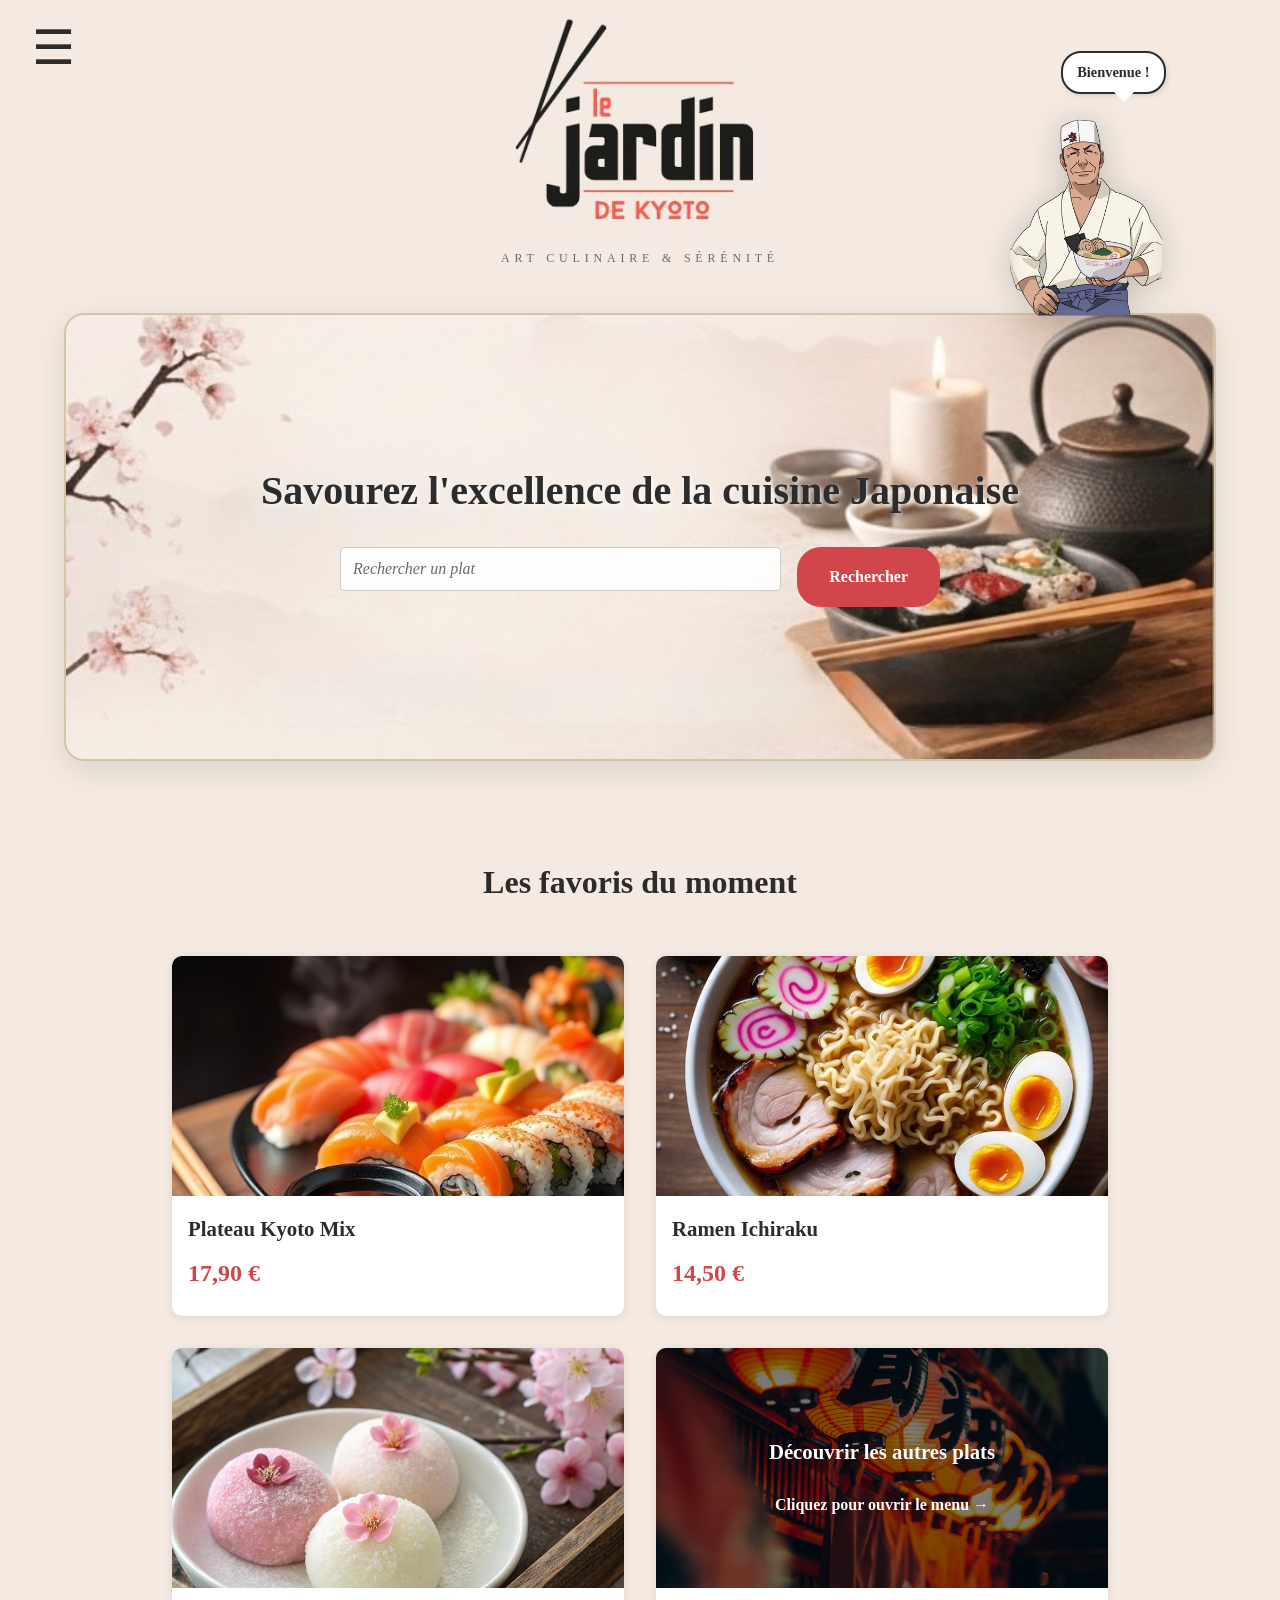
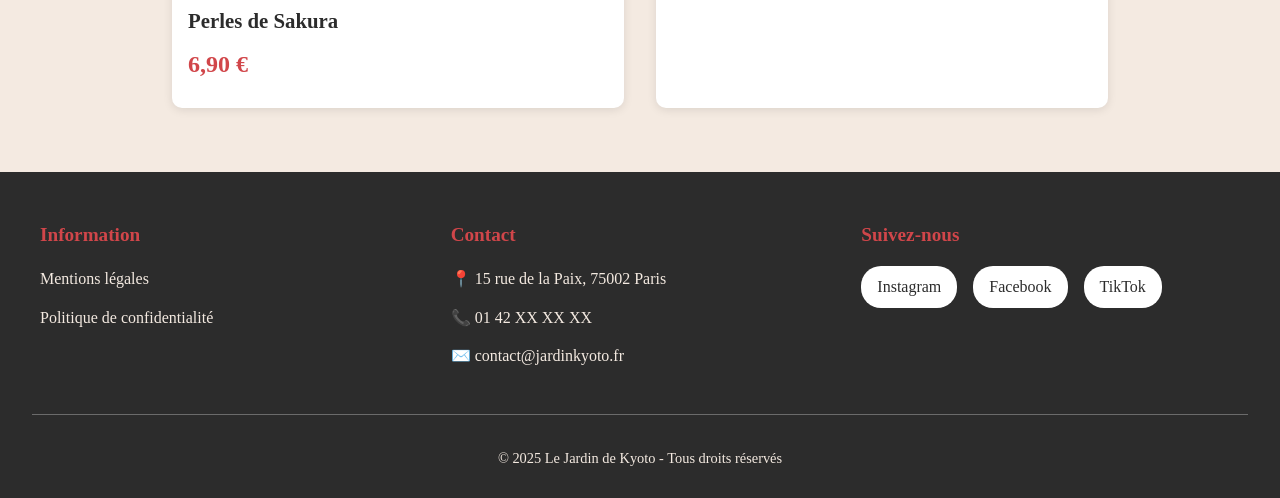
<file: html/index.html>
<!DOCTYPE html>
<html lang="fr">
<head>
    <meta charset="UTF-8">
    <meta name="viewport" content="width=device-width, initial-scale=1.0">
    <link rel="stylesheet" href="../css/style.css">
    <title>Le Jardin de Kyoto - Restaurant Japonais</title>
</head>

<body class="page-accueil">

    <header class="entete-principale">
        
        <div class="conteneur-logo">
            <img src="../img/logo.png" alt="Logo Jardin De Kyoto" class="logo-principal">
            <p class="slogan-header">ART CULINAIRE & SÉRÉNITÉ</p>
        </div>
        
        <div class="section-menu-burger">
            <button class="menu-burger" aria-label="Menu">☰</button>
            <nav class="navigation">
                <ul class="liste-du-haut">
                    <li><a href="index.html">Accueil</a></li>
                    <li><a href="produit.html">Menu</a></li>
                    <li><a href="profil.html">Mon profil</a></li>
                    <li><a href="connexion.html">Connexion</a></li>
                    <li><a href="inscriptions.html">Inscription</a></li>
                    <li><a href="notation.html">Noter ma commande</a></li>

                </ul>
            </nav>
        </div>
        
    </header>

    <main>
        
        <!-- SECTION BIENVENUE -->
        <section class="section-bienvenue">
            
            <div class="perso-accueil">
                <div class="bulle-bienvenue">Bienvenue !</div>
                <img src="../img/Character_Teuchi.webp" alt="Cuisinier Ramen">
            </div>
            
            <h1>Savourez l'excellence de la cuisine Japonaise</h1>

            <div class="boite-recherche">
                <form action="#" method="get">
                    <input type="text" id="nom_plat" name="barre-recherche"
                           placeholder="Rechercher un plat" class="champ-recherche">
                    <button type="submit" class="bouton-recherche">Rechercher</button>
                </form>
            </div>
            
        </section>

        <!-- SECTION FAVORIS -->
        <section class="section-favoris">
            <h2>Les favoris du moment</h2>
            <div class="grille-presentation">

                <article class="produits-favoris">
                    <img src="../img/PlateauKyoto2.jpg" alt="Plateau Kyoto Mix">
                    <h3>Plateau Kyoto Mix</h3>
                    <p class="prix-produit">17,90 €</p>
                </article>

                <article class="produits-favoris">
                    <img src="../img/RamenIchiraku.jpg" alt="Ramen Ichiraku">
                    <h3>Ramen Ichiraku</h3>
                    <p class="prix-produit">14,50 €</p>
                </article>

                <article class="produits-favoris">
                    <img src="../img/MochiSakura.jpg" alt="Mochis Glacé">
                    <h3>Perles de Sakura</h3>
                    <p class="prix-produit">6,90 €</p>
                </article>  

                <article class="produits-favoris carte-menu">
                    <a href="produit.html">
                        <img src="../img/LanterneJapon.jpg" alt="Voir le menu">
                        <div class="texte-survol">
                            <h3>Découvrir les autres plats</h3>
                            <p>Cliquez pour ouvrir le menu →</p>
                        </div>
                    </a>
                </article>

            </div>
        </section>
        
    </main>

    <footer class="bas-de-page">
        <div class="conteneur-footer">
            <div class="colonne-footer">
                <h3>Information</h3>
                <p><a href="#">Mentions légales</a></p>
                <p><a href="#">Politique de confidentialité</a></p>
            </div>
            <div class="colonne-footer">
                <h3>Contact</h3>
                <p>📍 15 rue de la Paix, 75002 Paris</p>
                <p>📞 01 42 XX XX XX</p>
                <p>✉️ contact@jardinkyoto.fr</p>
            </div>
            <div class="colonne-footer">
                <h3>Suivez-nous</h3>
                <div class="reseaux-sociaux">
                    <a href="#">Instagram</a>
                    <a href="#">Facebook</a>
                    <a href="#">TikTok</a>
                </div>
            </div>
        </div>
        <div class="copyright">
            <p>&copy; 2025 Le Jardin de Kyoto - Tous droits réservés</p>
        </div>
    </footer>
    
</body>
</html>
</file>
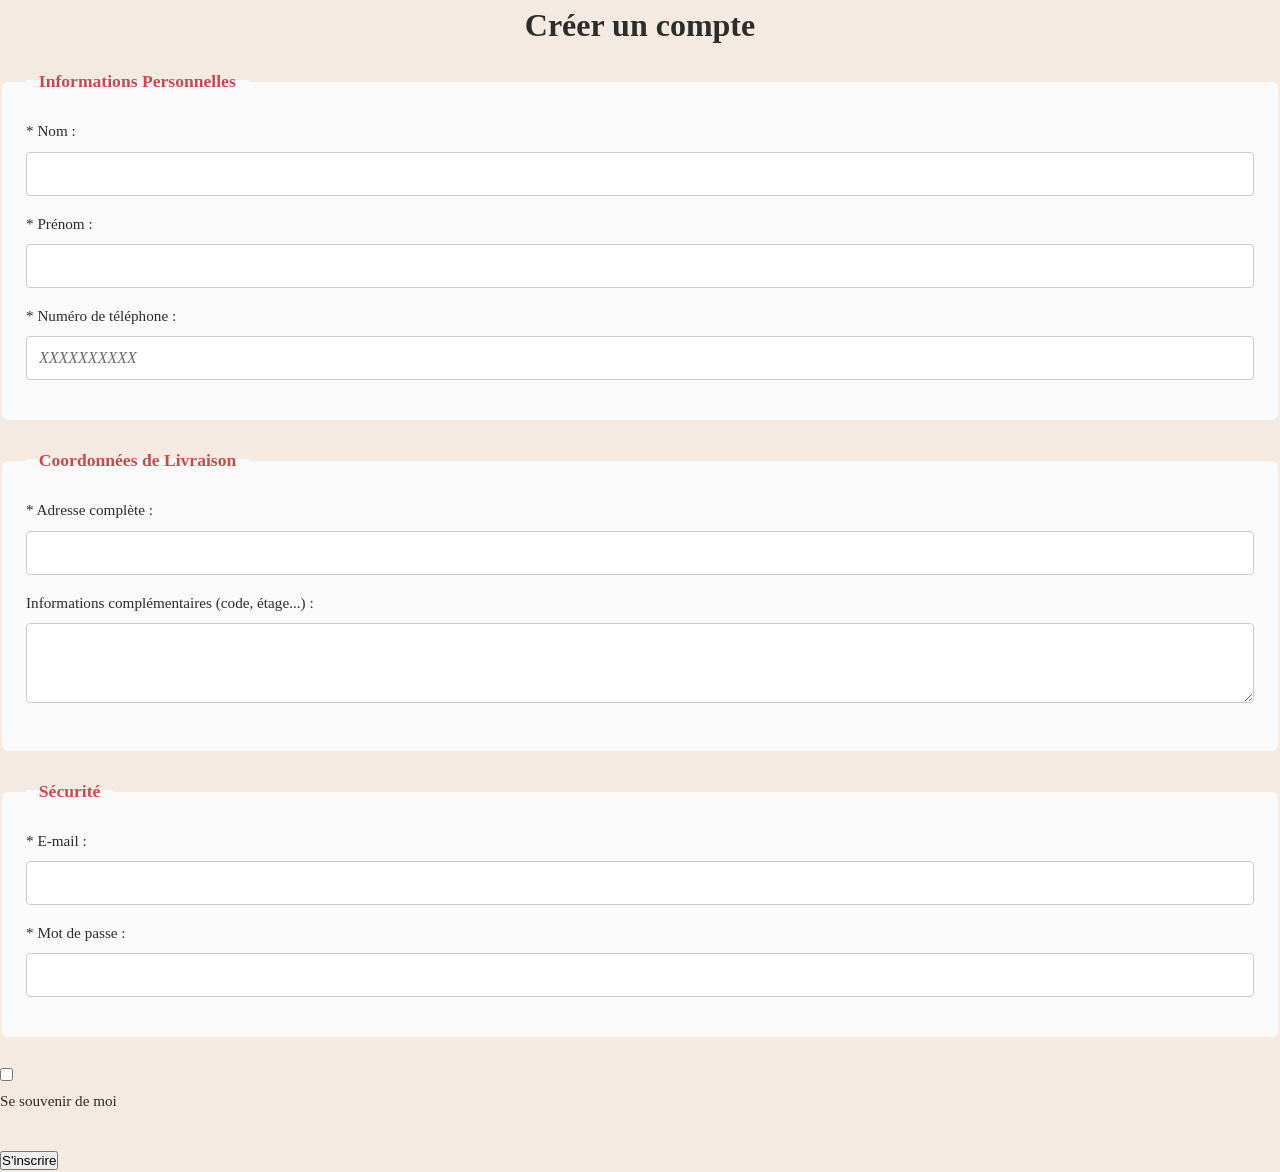
<file: inscriptions.html>
<!DOCTYPE html>
<html lang="fr">
<head>
    <meta charset="UTF-8">
    <title>Inscription</title>
    <link rel="stylesheet" href="../css/style.css"> 
</head>
<body>
    <header>
        <h1>Créer un compte</h1>
    </header>

    <main>
        <form action="#" method="post">
            <fieldset>
                <legend>Informations Personnelles</legend>
                
                <label for="nom">* Nom :</label>
                <input type="text" id="nom" name="nom" required>

                <label for="prenom">* Prénom :</label>
                <input type="text" id="prenom" name="prenom" required>

                <label for="tel">* Numéro de téléphone :</label>
                <input type="tel" id="tel" name="tel" placeholder="XXXXXXXXXX" required>
            </fieldset>

            <fieldset>
                <legend>Coordonnées de Livraison</legend>
                
                <label for="adresse">* Adresse complète :</label>
                <input type="text" id="adresse" name="adresse" required>

                <label for="infos_comp">Informations complémentaires (code, étage...) :</label>
                <textarea id="infos_comp" name="infos_comp" rows="3"></textarea>
            </fieldset>

            <fieldset>
                <legend>Sécurité</legend>
                
                <label for="email">* E-mail :</label>
                <input type="email" id="email" name="email" required>

                <label for="password">* Mot de passe :</label>
                <input type="password" id="password" name="password" required>
            </fieldset>
			<input type="checkbox" id="se_souvenir" name="se_souvenir">
			<label for="se_souvenir">Se souvenir de moi</label>
			<br>
			
            <button type="submit">S'inscrire</button>
        </form>
    </main>
	
</body>

</html>
</file>
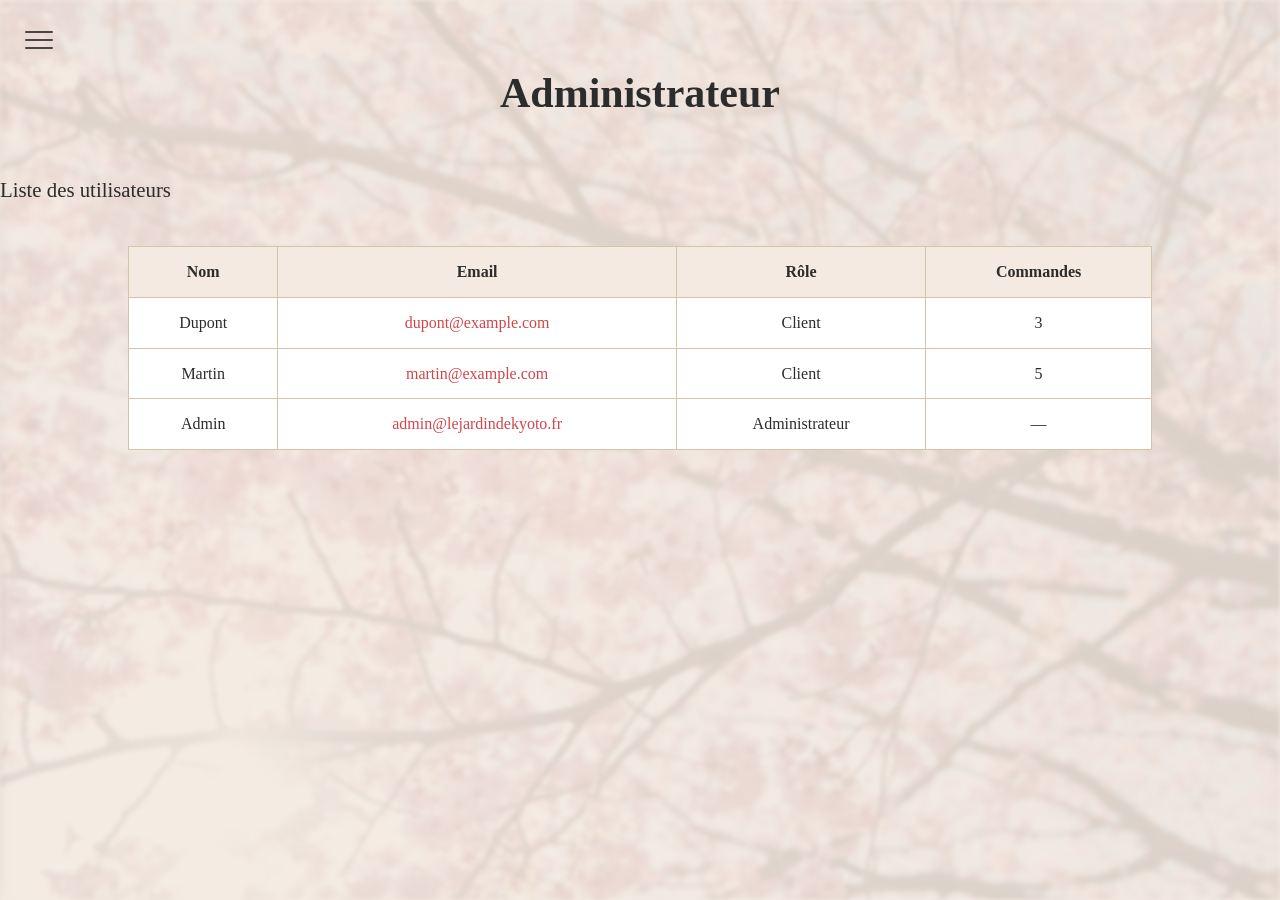
<file: html/admin.html>
<!DOCTYPE html>
<html lang="fr">
<head>
  <meta charset="UTF-8">
  <meta name="viewport" content="width=device-width, initial-scale=1.0">
  <title>Administration – Le Jardin de Kyoto</title>
  <link rel="stylesheet" href="../css/style.css">
</head>
<body class="admin-page">

<header class="header admin-header">
  <!-- Checkbox burger (doit être avant le label pour le CSS) -->
  <input type="checkbox" id="menu-toggle" aria-hidden="true">

  <!-- Bouton burger -->
  <label for="menu-toggle" class="burger-left" aria-label="Ouvrir le menu">
    <span></span>
    <span></span>
    <span></span>
  </label>

  <!-- Menu de navigation -->
  <nav class="menu-left" aria-label="Navigation administration">
    <a href="connexion.html">Connexion</a>
    <a href="inscriptions.html">Inscription</a>

    <a href="admin.html">Administrateur</a>
    <a href="commandes.html">Commandes</a>
    <a href="livraison.html">Livraison</a>
  </nav>

  <h1 class="admin-title">Administrateur</h1>
</header>

<main class="admin">
  <h2 class="admin-subtitle">Liste des utilisateurs</h2>

  <table>
    <thead>
      <tr>
        <th scope="col">Nom</th>
        <th scope="col">Email</th>
        <th scope="col">Rôle</th>
        <th scope="col">Commandes</th>
      </tr>
    </thead>
    <tbody>
      <tr>
        <td>Dupont</td>
        <td><a href="mailto:dupont@example.com">dupont@example.com</a></td>
        <td>Client</td>
        <td>3</td>
      </tr>
      <tr>
        <td>Martin</td>
        <td><a href="mailto:martin@example.com">martin@example.com</a></td>
        <td>Client</td>
        <td>5</td>
      </tr>
      <tr>
        <td>Admin</td>
        <td><a href="mailto:admin@lejardindekyoto.fr">admin@lejardindekyoto.fr</a></td>
        <td>Administrateur</td>
        <td>—</td>
      </tr>
    </tbody>
  </table>
</main>

</body>
</html>
</file>
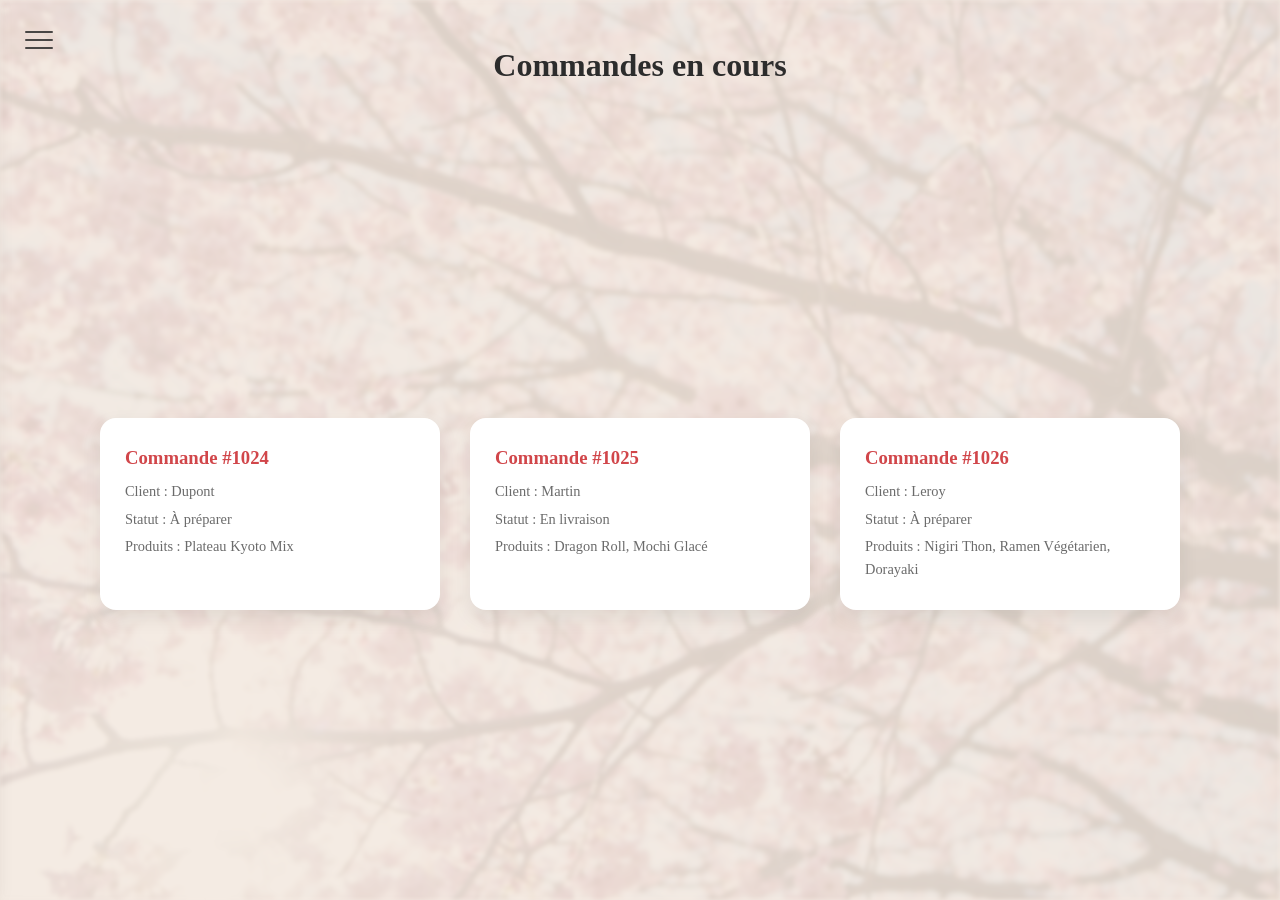
<file: html/commandes.html>
<!DOCTYPE html>
<html lang="fr">
<head>
  <meta charset="UTF-8">
  <title>Commandes – Le Jardin de Kyoto</title>
  <link rel="stylesheet" href="../css/style.css">
</head>

<body class="orders-page">

<header class="header">
  <h1>Commandes en cours</h1>
</header>
<input type="checkbox" id="menu-toggle">

<label for="menu-toggle" class="burger-left">
  <span></span>
  <span></span>
  <span></span>
</label>

<nav class="menu-left">
  <a href="commandes.html">Connexion</a>
  <a href="commandes.html">Inscription</a>
  <a href="commandes.html">Commandes</a>
  <a href="livraison.html">Livraison</a>
</nav>

<section class="orders">

  <div class="order-card">
    <h3>Commande #1024</h3>
    <p>Client : Dupont</p>
    <p>Statut : À préparer</p>
    <p>Produits : Plateau Kyoto Mix </p>
  </div>

  <div class="order-card">
    <h3>Commande #1025</h3>
    <p>Client : Martin</p>
    <p>Statut : En livraison</p>
    <p>Produits : Dragon Roll, Mochi Glacé</p>
  </div>

  <div class="order-card">
    <h3>Commande #1026</h3>
    <p>Client : Leroy</p>
    <p>Statut : À préparer</p>
    <p>Produits : Nigiri Thon, Ramen Végétarien, Dorayaki</p>
  </div>

</section>

</body>
</html>
</file>
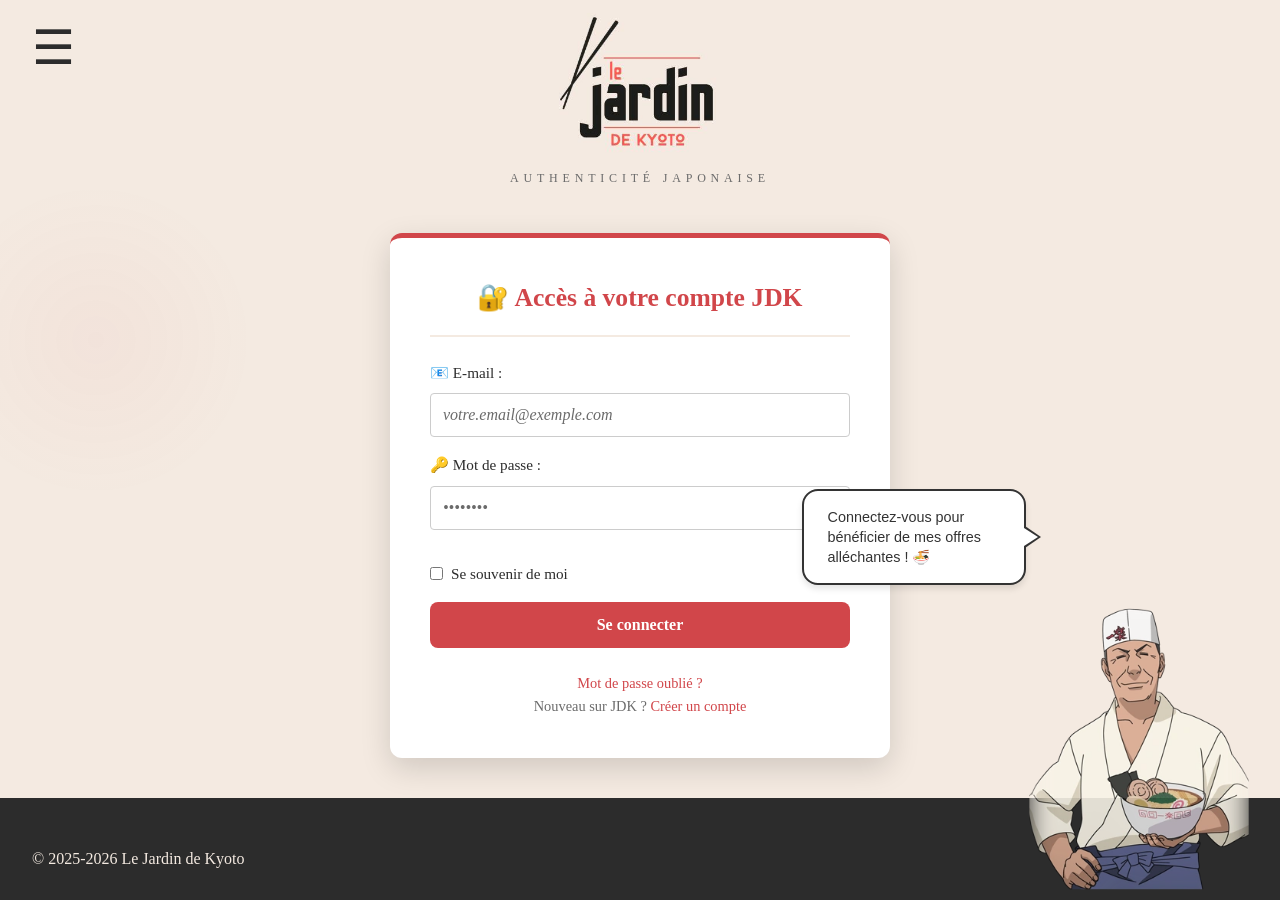
<file: html/connexion.html>
<!DOCTYPE html>
<html lang="fr">
<head>
	<meta charset="UTF-8">
	<meta name="viewport" content="width=device-width, initial-scale=1.0">
	<title>Connexion - Le Jardin de Kyoto</title>
	<link rel="stylesheet" type="text/css" href="../css/style.css">
</head>
<body class="page-deco">
	<!-- Header avec menu burger -->
	<header class="entete-principale">
		<div class="section-menu-burger">
			<button class="menu-burger">☰</button>
			<nav class="navigation">
				<ul class="liste-du-haut">
					<li><a href="index.html">Accueil</a></li>
					<li><a href="produit.html">Menu</a></li>
					<li><a href="profil.html">Mon profil</a></li>
					<li><a href="connexion.html">Connexion</a></li>
					<li><a href="inscriptions.html">Inscription</a></li>
					<li><a href="notation.html">Noter ma commande</a></li>
		
				</ul>
			</nav>
		</div>
		<div class="conteneur-logo">
			<img src="../img/logo.png" alt="Logo JDK" class="logo-principal">
			<p class="slogan-header">Authenticité Japonaise</p>
		</div>
	</header>

	<main class="login-container">
		<form action="#" method="POST" class="boite-formulaire">
			<h2>🔐 Accès à votre compte JDK</h2>
			
			<label for="email">📧 E-mail :</label>
			<input type="email" id="email" name="email" placeholder="votre.email@exemple.com" required>

			<label for="password">🔑 Mot de passe :</label>
			<input type="password" id="password" name="password" placeholder="••••••••" required>

			<div class="options">
				<input type="checkbox" id="se_souvenir" name="se_souvenir">
				<label for="se_souvenir">Se souvenir de moi</label>
			</div>

			<button type="submit" class="bouton-validation">Se connecter</button>

			<p class="footer-form">
				<a href="../password-forgot.html">Mot de passe oublié ?</a><br>
				Nouveau sur JDK ? <a href="inscriptions.html">Créer un compte</a>
			</p>
		</form>
		
		<!-- Bulle de dialogue -->
		<div class="teuchi-bubble">
			<p>Connectez-vous pour bénéficier de mes offres alléchantes ! 🍜</p>
		</div>
	</main>

	<footer>
		<p>&copy; 2025-2026 Le Jardin de Kyoto</p>
	</footer>
</body>
</html>
</file>
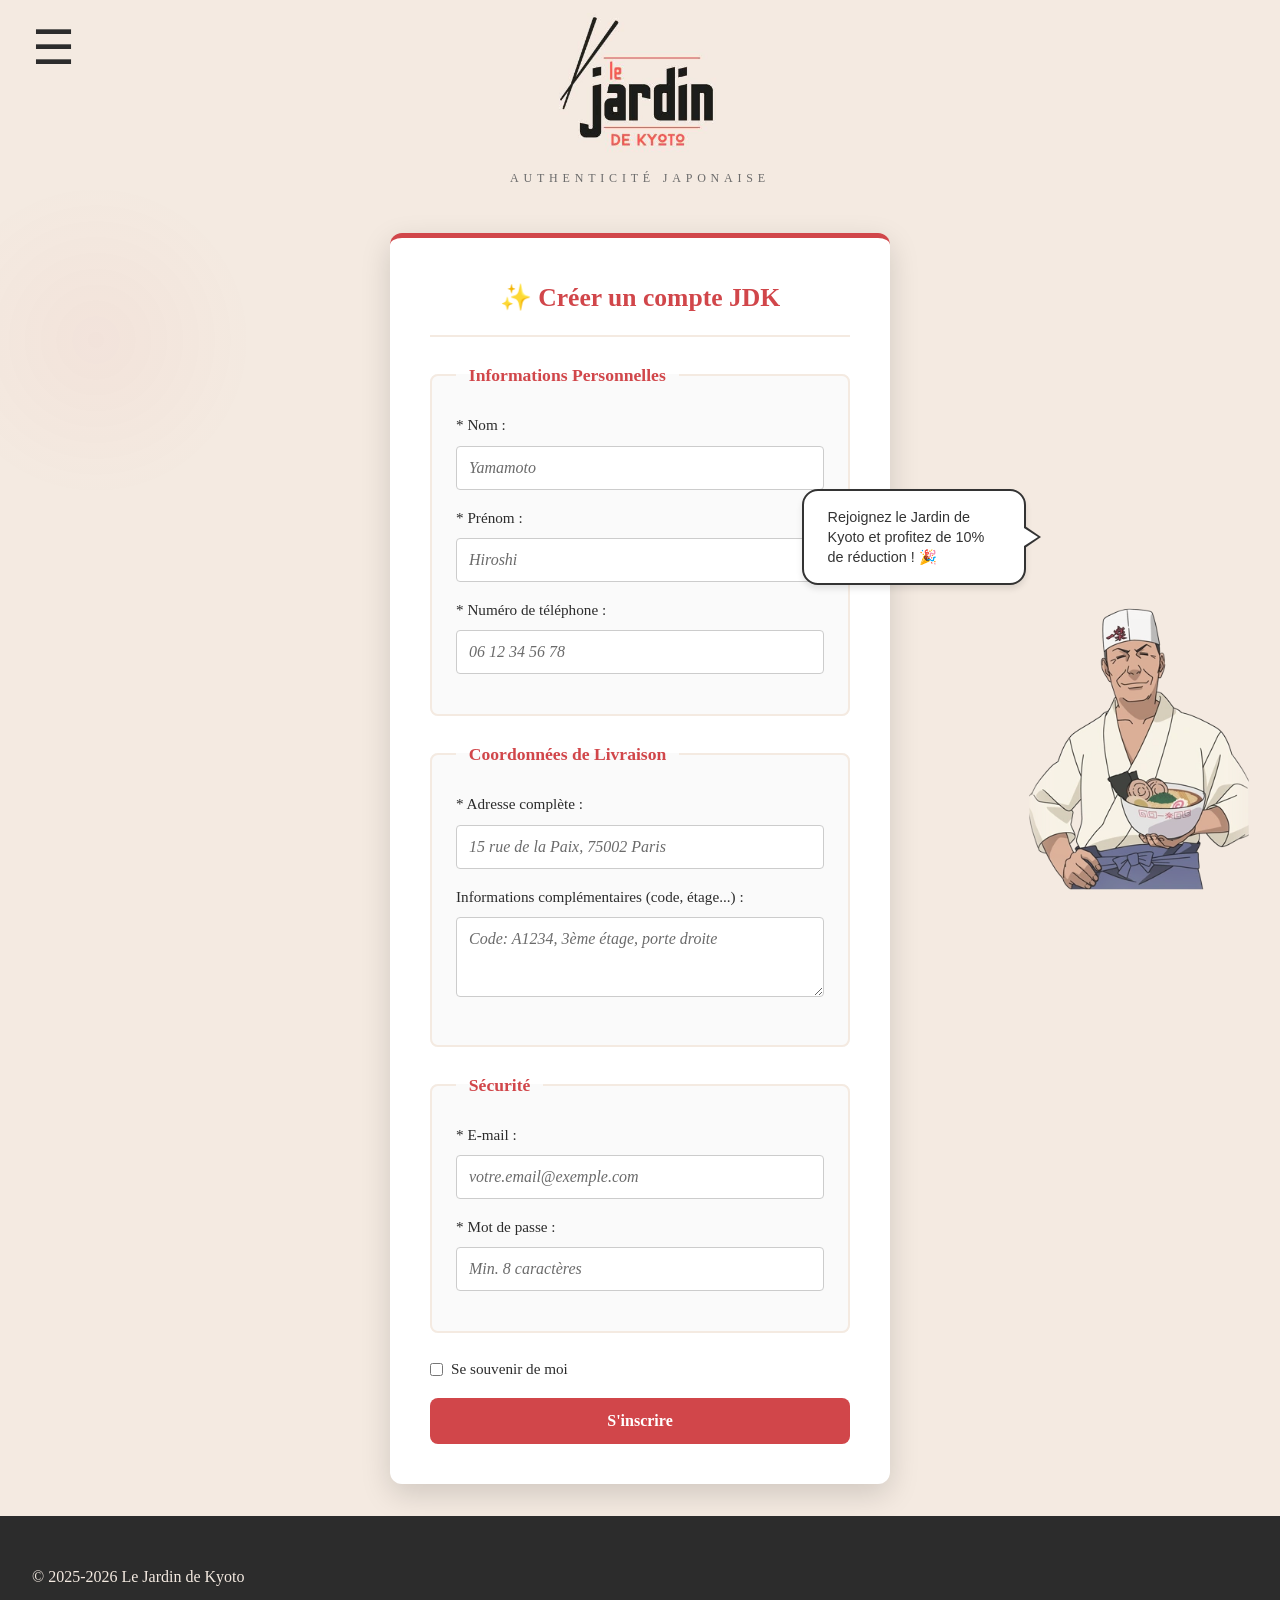
<file: html/inscriptions.html>
<!DOCTYPE html>
<html lang="fr">
<head>
    <meta charset="UTF-8">
    <meta name="viewport" content="width=device-width, initial-scale=1.0">
    <title>Inscription - Le Jardin de Kyoto</title>
    <link rel="stylesheet" href="../css/style.css"> 
</head>
<body class="page-deco">
    <!-- Header avec menu burger -->
    <header class="entete-principale">
        <div class="section-menu-burger">
            <button class="menu-burger">☰</button>
            <nav class="navigation">
            <ul class="liste-du-haut">
                <li><a href="index.html">Accueil</a></li>
                <li><a href="produit.html">Menu</a></li>
                <li><a href="profil.html">Mon profil</a></li>
                <li><a href="connexion.html">Connexion</a></li>
                <li><a href="inscriptions.html">Inscription</a></li>
                <li><a href="notation.html">Noter ma commande</a></li>
            </ul>
            </nav>
        </div>
        <div class="conteneur-logo">
            <img src="../img/logo.png" alt="Logo JDK" class="logo-principal">
            <p class="slogan-header">Authenticité Japonaise</p>
        </div>
        
    </header>

    <main>
        <form class="boite-formulaire" action="#" method="post">
            <h2>✨ Créer un compte JDK</h2>
            
            <fieldset>
                <legend>Informations Personnelles</legend>
                
                <div class="form-group">
                    <label for="nom">* Nom :</label>
                    <input type="text" id="nom" name="nom" placeholder="Yamamoto" required>
                </div>
                
                <div class="form-group">
                    <label for="prenom">* Prénom :</label>
                    <input type="text" id="prenom" name="prenom" placeholder="Hiroshi" required>
                </div>

                <label for="tel">* Numéro de téléphone :</label>
                <input type="tel" id="tel" name="tel" placeholder="06 12 34 56 78" required>
            </fieldset>

            <fieldset>
                <legend>Coordonnées de Livraison</legend>
                
                <label for="adresse">* Adresse complète :</label>
                <input type="text" id="adresse" name="adresse" placeholder="15 rue de la Paix, 75002 Paris" required>

                <label for="infos_comp">Informations complémentaires (code, étage...) :</label>
                <textarea id="infos_comp" name="infos_comp" rows="3" placeholder="Code: A1234, 3ème étage, porte droite"></textarea>
            </fieldset>

            <fieldset>
                <legend>Sécurité</legend>
                
                <label for="email">* E-mail :</label>
                <input type="email" id="email" name="email" placeholder="votre.email@exemple.com" required>

                <label for="password">* Mot de passe :</label>
                <input type="password" id="password" name="password" placeholder="Min. 8 caractères" required>
            </fieldset>

            <div class="options">
                <input type="checkbox" id="se_souvenir" name="se_souvenir">
                <label for="se_souvenir">Se souvenir de moi</label>
            </div>
            
            <button type="submit" class="bouton-validation">S'inscrire</button>
        </form>
        
        <!-- Bulle de dialogue -->
        <div class="teuchi-bubble">
            <p>Rejoignez le Jardin de Kyoto et profitez de 10% de réduction ! 🎉</p>
        </div>
    </main>

    <footer>
        <p>&copy; 2025-2026 Le Jardin de Kyoto</p>
    </footer>
</body>
</html>
</file>
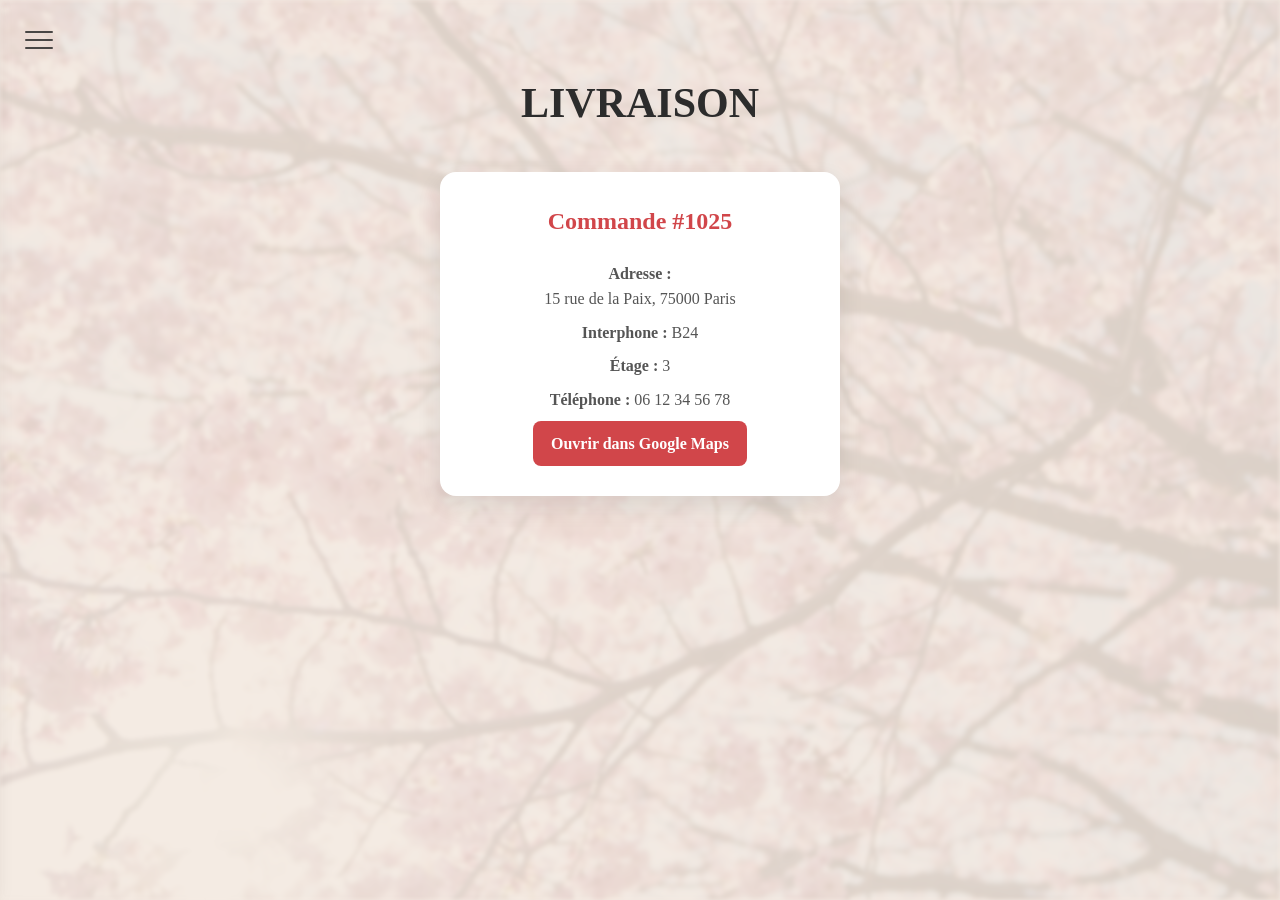
<file: html/livraison.html>
<!DOCTYPE html>
<html lang="fr">
<head>
  <meta charset="UTF-8">
  <title>Livraison – Le Jardin de Kyoto</title>
  <link rel="stylesheet" href="../css/style.css">
  <meta name="viewport" content="width=device-width, initial-scale=1.0">
</head>

<body class="delivery">

<header class="delivery-header">
  <h1>LIVRAISON</h1>
</header>

<input type="checkbox" id="menu-toggle">

<label for="menu-toggle" class="burger-left">
  <span></span>
  <span></span>
  <span></span>
</label>

<nav class="menu-left">
  <a href="connexion.html">Connexion</a>
  <a href="inscriptions.html">Inscription</a>
  <a href="livraison.html">Livraison</a>
</nav>

<section class="delivery-card">
  <h2>Commande #1025</h2>

  <p><strong>Adresse :</strong><br> 
     15 rue de la Paix, 75000 Paris</p>

  <p><strong>Interphone :</strong> B24</p>
  <p><strong>Étage :</strong> 3</p>
  <p><strong>Téléphone :</strong> 06 12 34 56 78</p>

  <a 
  href="https://www.google.com/maps/place/15+Rue+de+la+Paix,+75002+Paris" 
  target="_blank" 
  class="btn primary">
   Ouvrir dans Google Maps
</a>
</section>

</body>
</html>
</file>
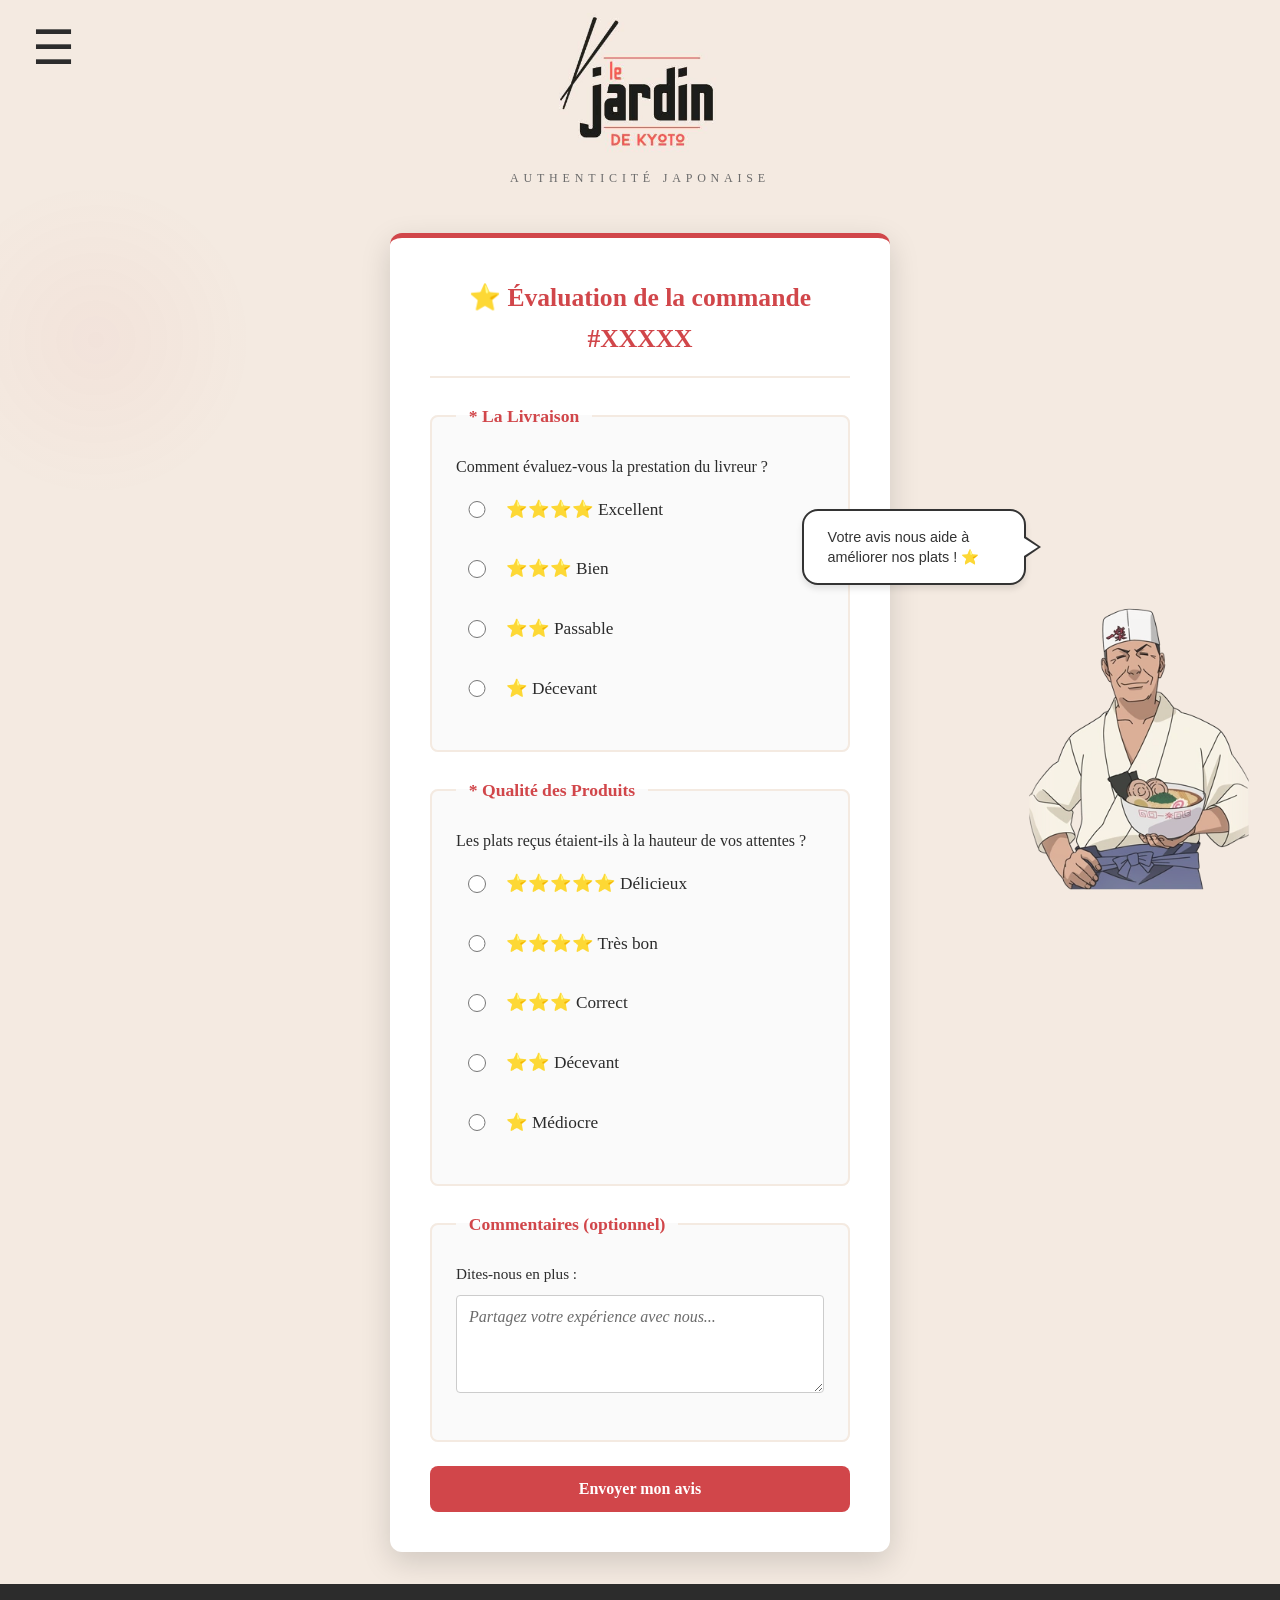
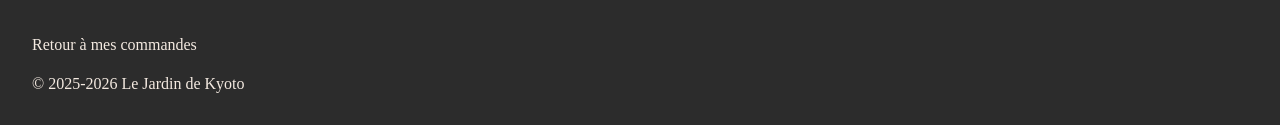
<file: html/notation.html>
<!DOCTYPE html>
<html lang="fr">
<head>
    <meta charset="UTF-8">
    <meta name="viewport" content="width=device-width, initial-scale=1.0">
    <title>Noter ma commande - Le Jardin de Kyoto</title>
    <link rel="stylesheet" type="text/css" href="../css/style.css">
</head>
<body class="page-deco">
    <!-- Header avec menu burger -->
    <header class="entete-principale">
        <div class="section-menu-burger">
            <button class="menu-burger">☰</button>
                <nav class="navigation">
                    <ul class="liste-du-haut">
                        <li><a href="index.html">Accueil</a></li>
                        <li><a href="produit.html">Menu</a></li>
                        <li><a href="profil.html">Mon profil</a></li>
                        <li><a href="connexion.html">Connexion</a></li>
                        <li><a href="inscriptions.html">Inscription</a></li>
                        <li><a href="notation.html">Noter ma commande</a></li>
                    </ul>
                </nav>
        </div>
        <div class="conteneur-logo">
            <img src="../img/logo.png" alt="Logo JDK" class="logo-principal">
            <p class="slogan-header">Authenticité Japonaise</p>
        </div>
    </header>

    <main class="rating-container">
        <form action="#" class="boite-formulaire" method="POST">
            <h2>⭐ Évaluation de la commande #XXXXX</h2>

            <fieldset>
                <legend>* La Livraison</legend>
                <p>Comment évaluez-vous la prestation du livreur ?</p>
                <div class="stars">
                    <label>
                        <input type="radio" id="livraison-4" name="note_livraison" value="4" required>
                        ⭐⭐⭐⭐ Excellent
                    </label>
                    
                    <label>
                        <input type="radio" name="note_livraison" value="3" required>
                        ⭐⭐⭐ Bien
                    </label>
                    <label>
                        <input type="radio" name="note_livraison" value="2" required>
                        ⭐⭐ Passable
                    </label>
                    <label>
                        <input type="radio" name="note_livraison" value="1" required>
                        ⭐ Décevant
                    </label>
                </div>
            </fieldset>

            <fieldset>
                <legend>* Qualité des Produits</legend>
                <p>Les plats reçus étaient-ils à la hauteur de vos attentes ?</p>
                <div class="stars">
                    <label>
                        <input type="radio" name="note_produit" value="5" required>
                        ⭐⭐⭐⭐⭐ Délicieux
                    </label>
                    <label>
                        <input type="radio" name="note_produit" value="4">
                        ⭐⭐⭐⭐ Très bon
                    </label>
                    <label>
                        <input type="radio" id="produit-3" name="note_produit" value="3">
                        ⭐⭐⭐ Correct
                    </label>
                    <label>
                        <input type="radio" id="produit-2" name="note_produit" value="2">
                        ⭐⭐ Décevant
                    </label>
                    <label>
                        <input type="radio" id="produit-1" name="note_produit" value="1">
                        ⭐ Médiocre
                    </label>
                </div>
            </fieldset>

            <fieldset>
                <legend>Commentaires (optionnel)</legend>
                <label for="avis_texte">Dites-nous en plus :</label>
                <textarea id="avis_texte" name="avis_texte" rows="4" placeholder="Partagez votre expérience avec nous..."></textarea>
            </fieldset>

            <button type="submit" class="bouton-validation">Envoyer mon avis</button>
        </form>
        
        <!-- Bulle de dialogue -->
        <div class="teuchi-bubble">
            <p>Votre avis nous aide à améliorer nos plats ! ⭐</p>
        </div>
    </main>

    <footer>
        <p><a href="profil.html">Retour à mes commandes</a></p>
        <p>&copy; 2025-2026 Le Jardin de Kyoto</p>
    </footer>
</body>
</html>
</file>
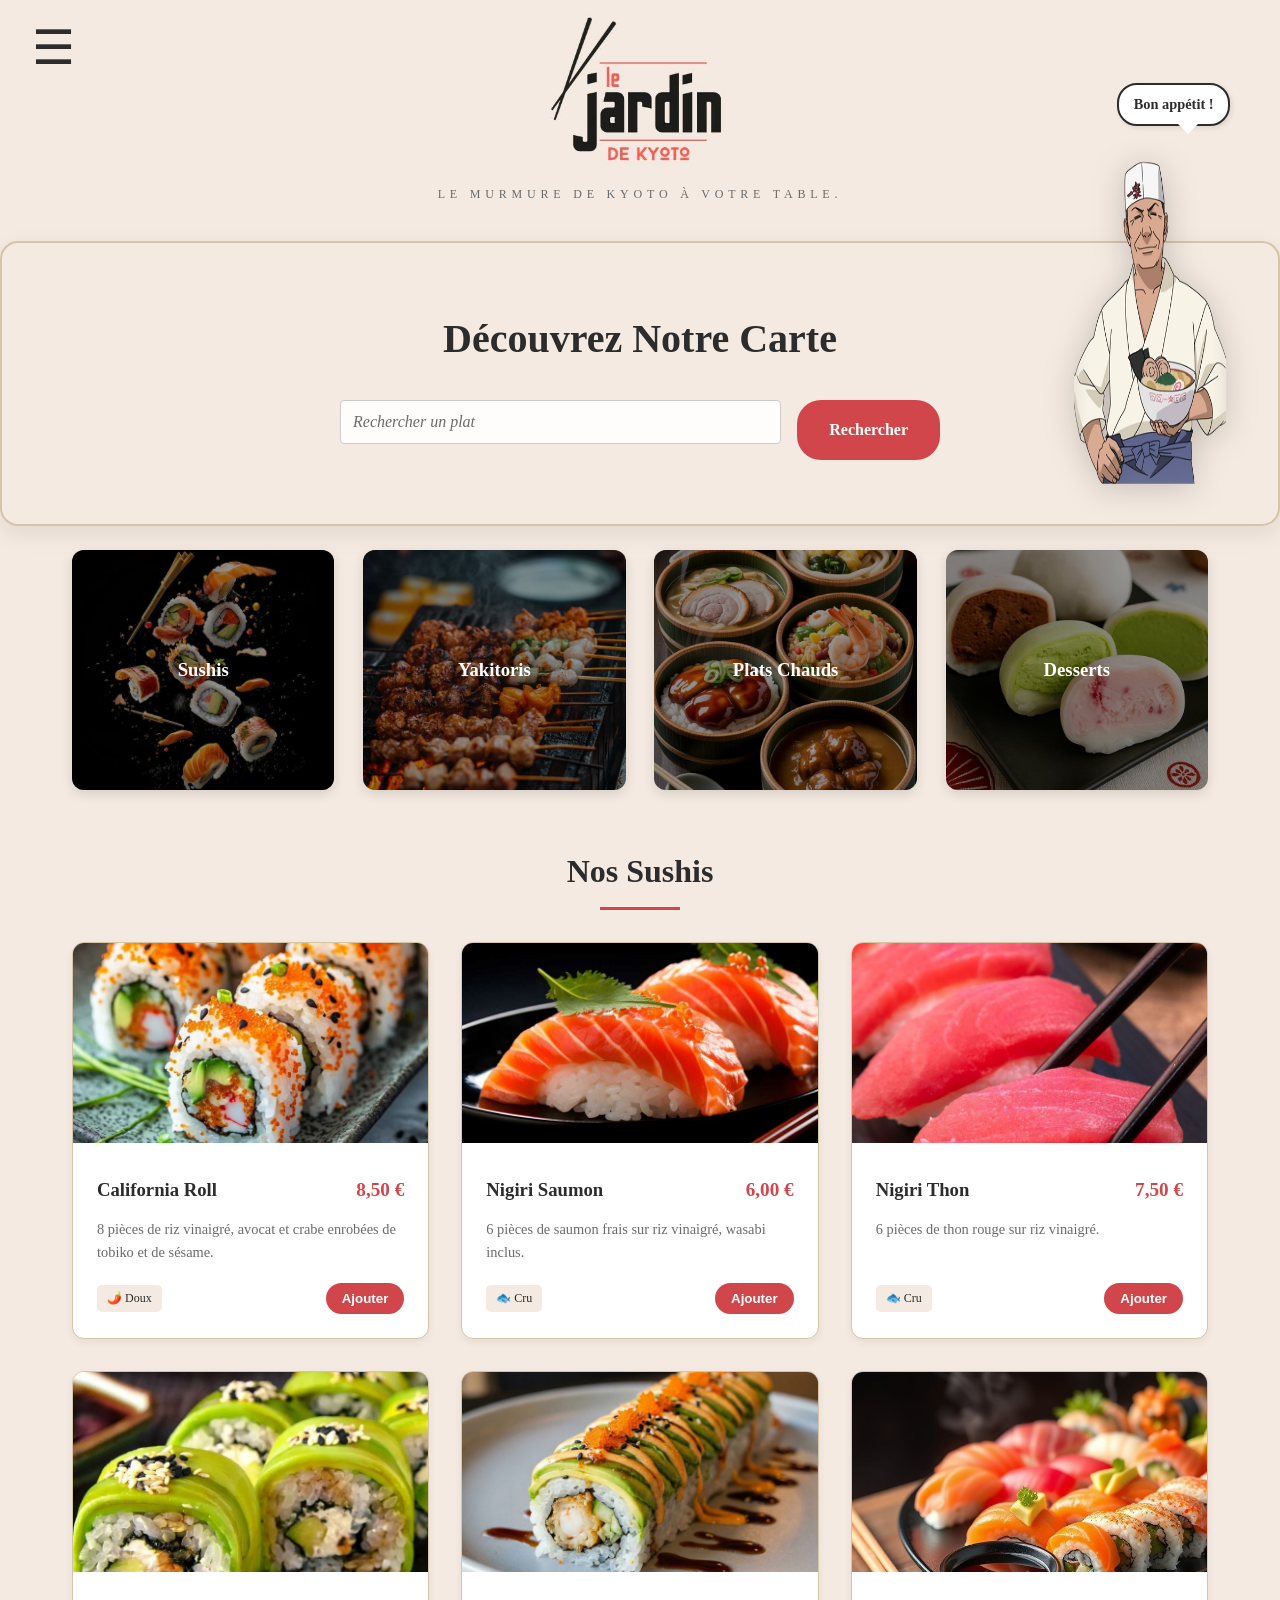
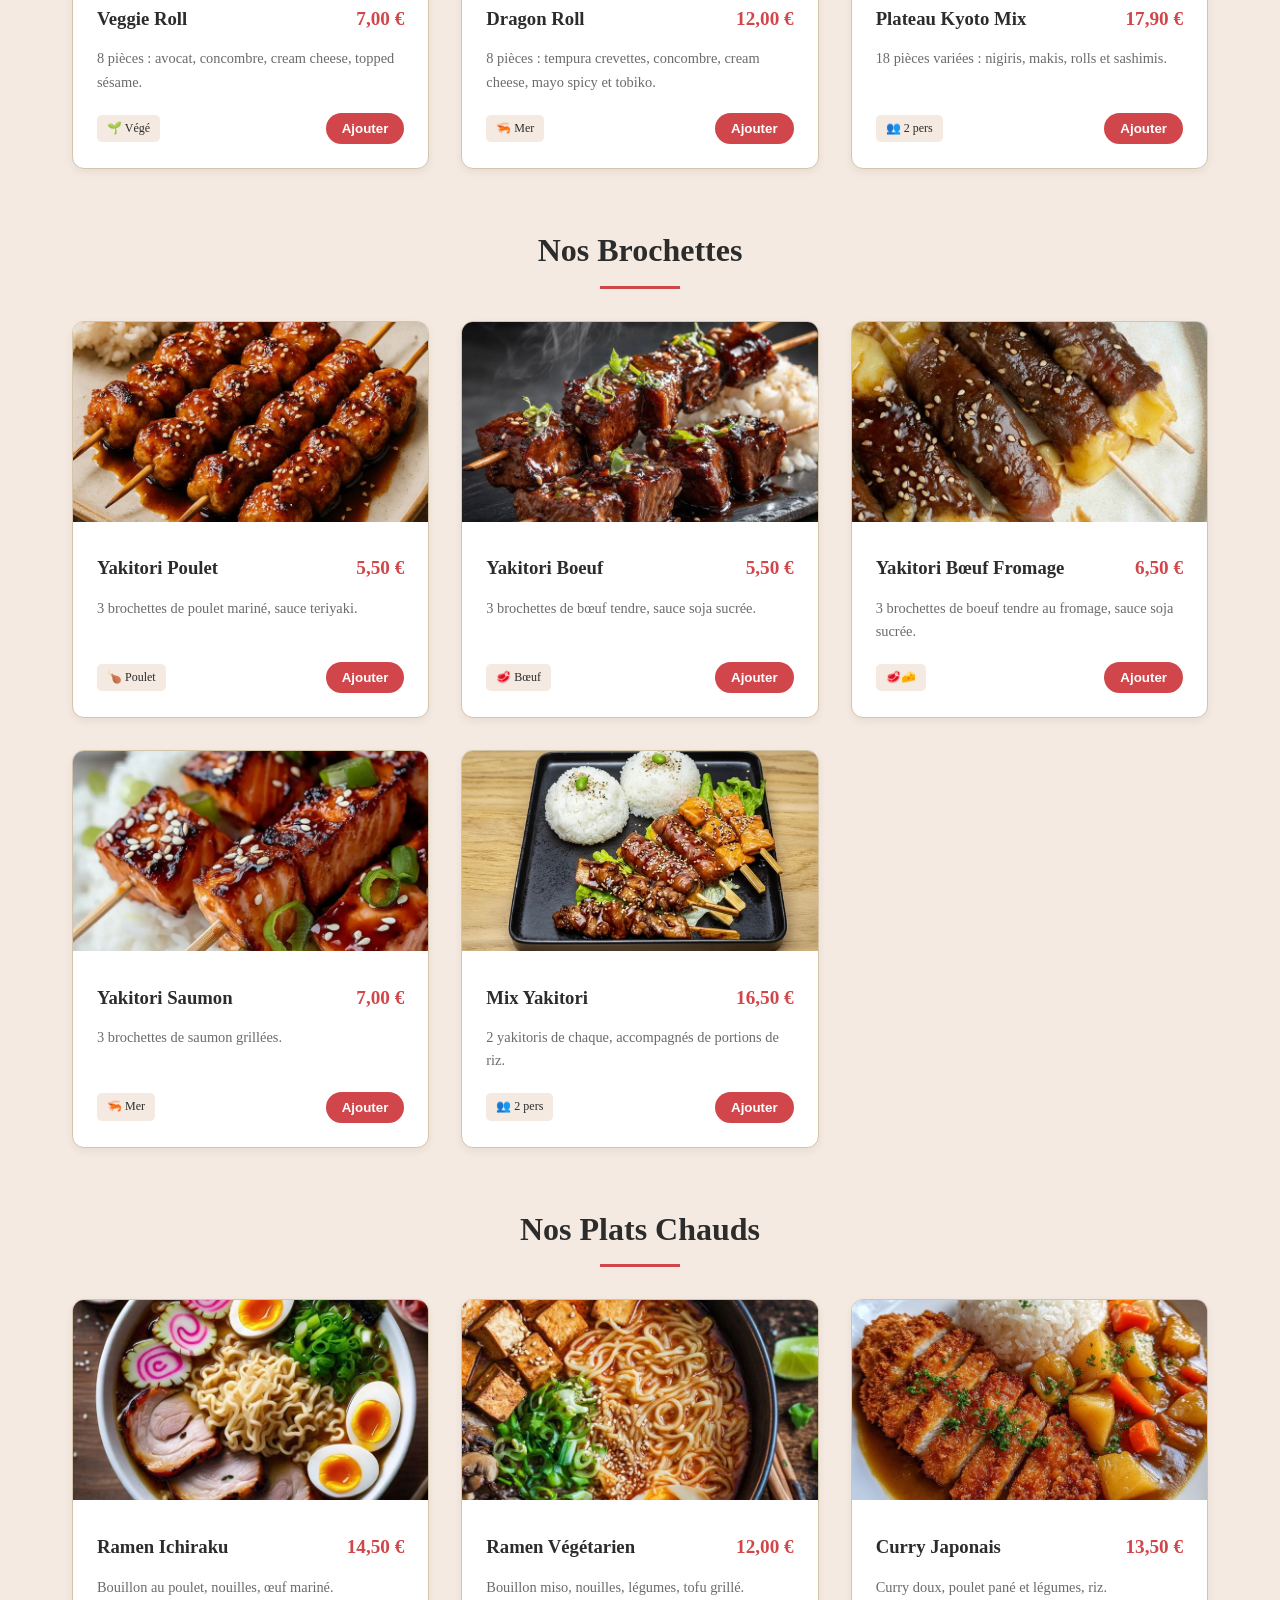
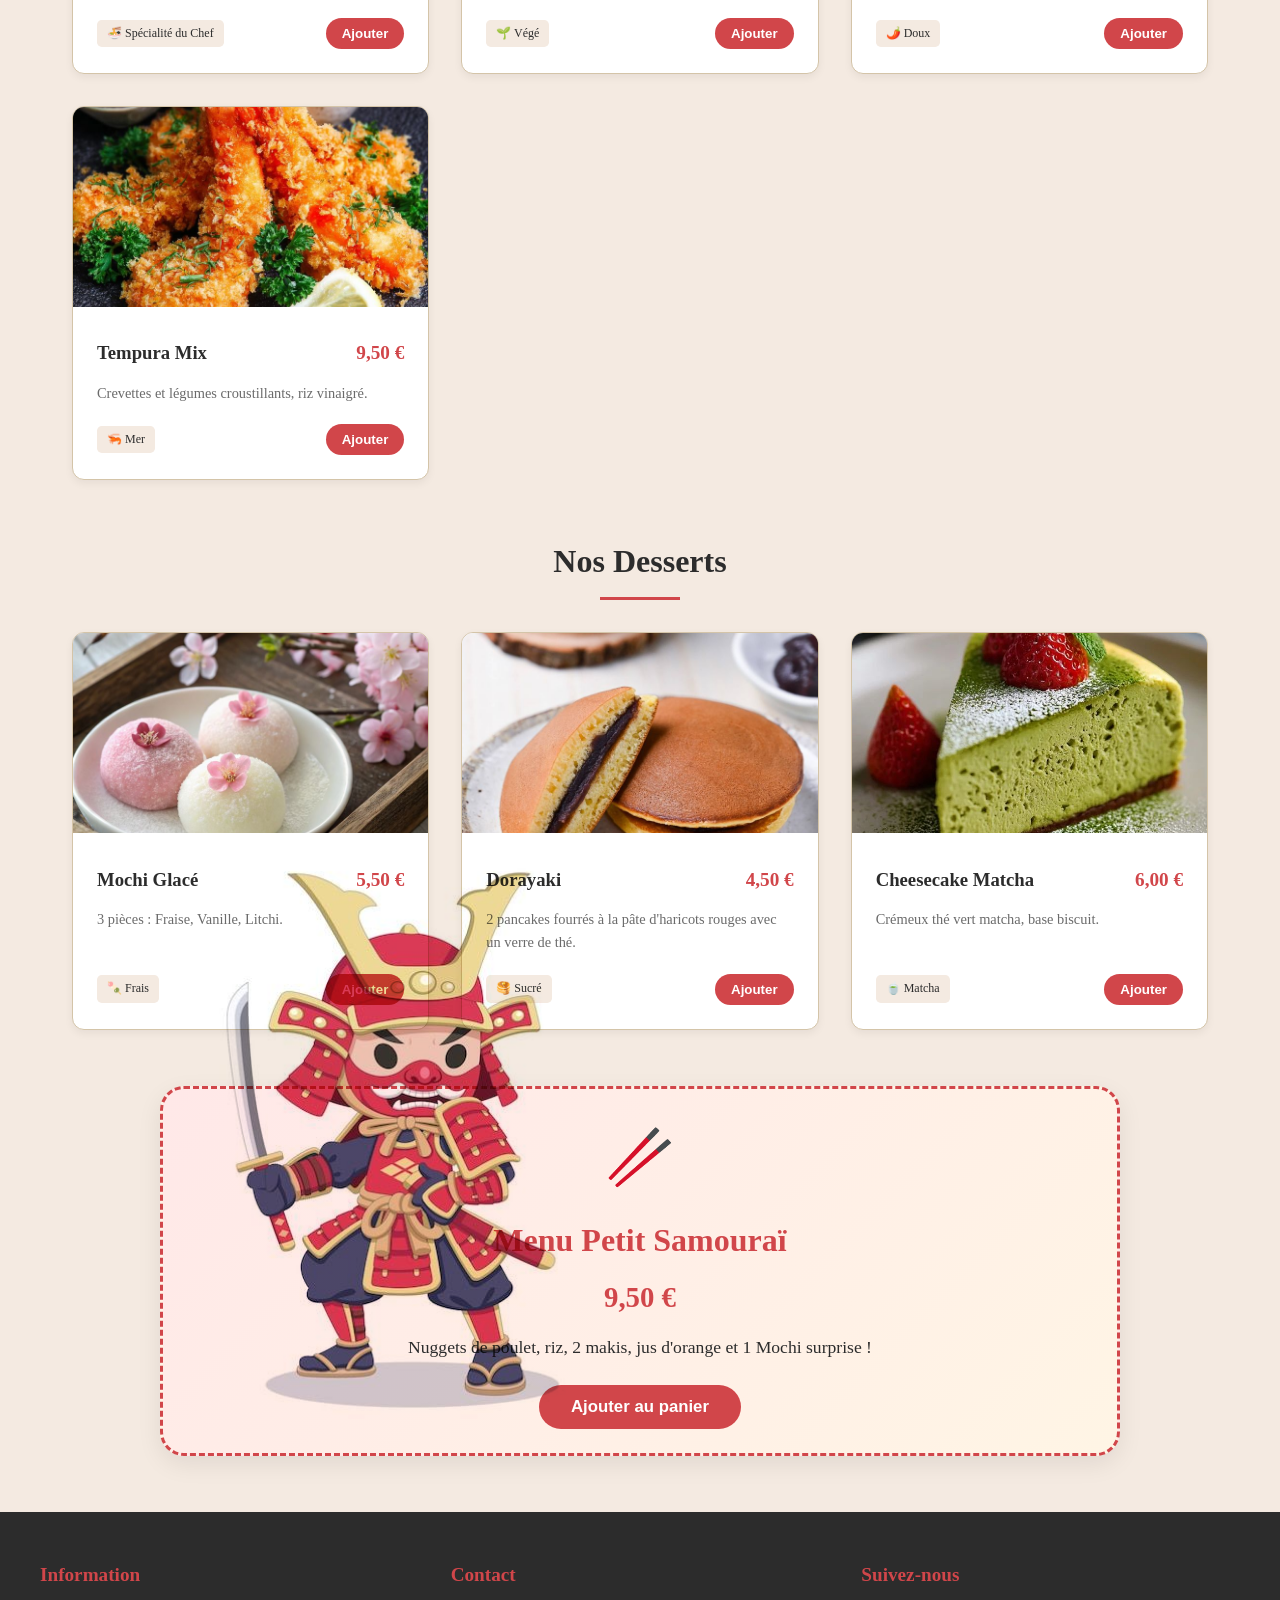
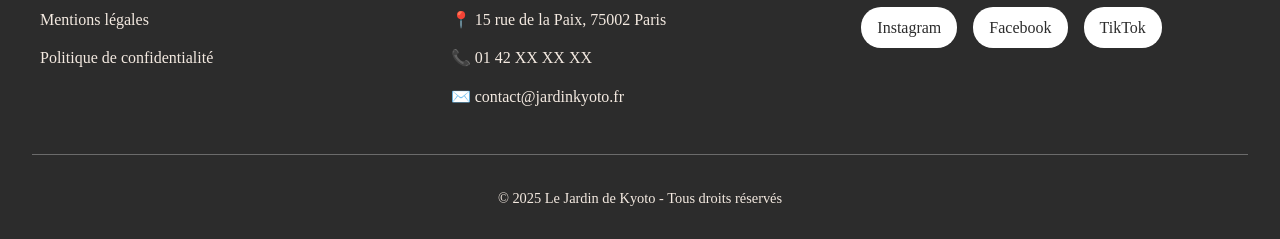
<file: html/produit.html>
<!DOCTYPE html>
<html lang="fr">
<head>
    <meta charset="UTF-8">
    <meta name="viewport" content="width=device-width, initial-scale=1.0">
    <link rel="stylesheet" href="../css/style.css">
    <title>Notre Menu - Le Jardin de Kyoto</title>
</head>

<body class="page-produits">

    <!-- HEADER — même correctif burger que index.html -->
    <header class="entete-principale">
        
        <div class="conteneur-logo">
            <img src="../img/logo.png" alt="Logo Jardin De Kyoto" class="logo-principal">
            <p class="slogan-header">Le murmure de Kyoto à votre table.</p>
        </div>
        
        <div class="section-menu-burger">
            <button class="menu-burger" aria-label="Menu">☰</button>
            <nav class="navigation">
                <ul class="liste-du-haut">
                    <li><a href="index.html">Accueil</a></li>
                    <li><a href="produit.html">Menu</a></li>
                    <li><a href="profil.html">Mon Profil</a></li>
                    <li><a href="connexion.html">Connexion</a></li>
                    <li><a href="inscriptions.html">Inscription</a></li>
                    <li><a href="notation.html">Notes</a></li>
                </ul>
            </nav>
        </div>
        
    </header>

    <main>

        <section class="section-bienvenue">
            <div class="perso-accueil">
                <div class="bulle-bienvenue">Bon appétit !</div>
                <img src="../img/Character_Teuchi.webp" alt="Cuisinier Ramen">
            </div>
            <h1>Découvrez Notre Carte</h1>
            <div class="boite-recherche">
                <form action="#" method="get">
                    <input type="text" id="nom_plat" name="barre-recherche"
                           placeholder="Rechercher un plat" class="champ-recherche">
                    <button type="submit" class="bouton-recherche">Rechercher</button>
                </form>
            </div>
        </section>

        <!-- NAVIGATION CATÉGORIES -->
        <section class="conteneur-categories">
            <a href="#sushis" class="carte-categorie">
                <img src="../img/Sushi.jpg" alt="Nos Sushis">
                <div class="overlay"><h3>Sushis</h3></div>
            </a>
            <a href="#brochettes" class="carte-categorie">
                <img src="../img/Brochettes.jpg" alt="Nos Brochettes">
                <div class="overlay"><h3>Yakitoris</h3></div>
            </a>
            <a href="#plats" class="carte-categorie">
                <img src="../img/PlatsChaud.jpg" alt="Plats Chauds">
                <div class="overlay"><h3>Plats Chauds</h3></div>
            </a>
            <a href="#desserts" class="carte-categorie">
                <img src="../img/Dessert.jpg" alt="Nos Desserts">
                <div class="overlay"><h3>Desserts</h3></div>
            </a>
        </section>

        <!-- SUSHIS -->
        <h2 id="sushis" class="titre-categorie">Nos Sushis</h2>
        <section class="grille-produits">
            <article class="carte-produit">
                <div class="image-conteneur"><img src="../img/CaliforniaRoll1.jpg" alt="California Roll"></div>
                <div class="infos-produit">
                    <div class="entete-carte"><h3>California Roll</h3><span class="prix">8,50 €</span></div>
                    <p class="description">8 pièces de riz vinaigré, avocat et crabe enrobées de tobiko et de sésame.</p>
                    <div class="pied-carte"><span class="badge">🌶️ Doux</span><button class="btn-ajouter">Ajouter</button></div>
                </div>
            </article>
            <article class="carte-produit">
                <div class="image-conteneur"><img src="../img/NagirSaumon2.jpg" alt="Nigiri Saumon"></div>
                <div class="infos-produit">
                    <div class="entete-carte"><h3>Nigiri Saumon</h3><span class="prix">6,00 €</span></div>
                    <p class="description">6 pièces de saumon frais sur riz vinaigré, wasabi inclus.</p>
                    <div class="pied-carte"><span class="badge">🐟 Cru</span><button class="btn-ajouter">Ajouter</button></div>
                </div>
            </article>
            <article class="carte-produit">
                <div class="image-conteneur"><img src="../img/NagiriThon1.jpg" alt="Nigiri Thon"></div>
                <div class="infos-produit">
                    <div class="entete-carte"><h3>Nigiri Thon</h3><span class="prix">7,50 €</span></div>
                    <p class="description">6 pièces de thon rouge sur riz vinaigré.</p>
                    <div class="pied-carte"><span class="badge">🐟 Cru</span><button class="btn-ajouter">Ajouter</button></div>
                </div>
            </article>
            <article class="carte-produit">
                <div class="image-conteneur"><img src="../img/VegieRoll1.jpg" alt="Veggie Roll"></div>
                <div class="infos-produit">
                    <div class="entete-carte"><h3>Veggie Roll</h3><span class="prix">7,00 €</span></div>
                    <p class="description">8 pièces : avocat, concombre, cream cheese, topped sésame.</p>
                    <div class="pied-carte"><span class="badge">🌱 Végé</span><button class="btn-ajouter">Ajouter</button></div>
                </div>
            </article>
            <article class="carte-produit">
                <div class="image-conteneur"><img src="../img/DragonRoll.jpg" alt="Dragon Roll"></div>
                <div class="infos-produit">
                    <div class="entete-carte"><h3>Dragon Roll</h3><span class="prix">12,00 €</span></div>
                    <p class="description">8 pièces : tempura crevettes, concombre, cream cheese, mayo spicy et tobiko.</p>
                    <div class="pied-carte"><span class="badge">🦐 Mer</span><button class="btn-ajouter">Ajouter</button></div>
                </div>
            </article>
            <article class="carte-produit">
                <div class="image-conteneur"><img src="../img/PlateauKyoto2.jpg" alt="Plateau Mix"></div>
                <div class="infos-produit">
                    <div class="entete-carte"><h3>Plateau Kyoto Mix</h3><span class="prix">17,90 €</span></div>
                    <p class="description">18 pièces variées : nigiris, makis, rolls et sashimis.</p>
                    <div class="pied-carte"><span class="badge">👥 2 pers</span><button class="btn-ajouter">Ajouter</button></div>
                </div>
            </article>
        </section>

        <!-- BROCHETTES -->
        <h2 id="brochettes" class="titre-categorie">Nos Brochettes</h2>
        <section class="grille-produits">
            <article class="carte-produit">
                <div class="image-conteneur"><img src="../img/BrochettesPoulet.jpg" alt="Yakitori Poulet"></div>
                <div class="infos-produit">
                    <div class="entete-carte"><h3>Yakitori Poulet</h3><span class="prix">5,50 €</span></div>
                    <p class="description">3 brochettes de poulet mariné, sauce teriyaki.</p>
                    <div class="pied-carte"><span class="badge">🍗 Poulet</span><button class="btn-ajouter">Ajouter</button></div>
                </div>
            </article>
            <article class="carte-produit">
                <div class="image-conteneur"><img src="../img/BrochettesBoeuf.jpg" alt="Yakitori Boeuf"></div>
                <div class="infos-produit">
                    <div class="entete-carte"><h3>Yakitori Boeuf</h3><span class="prix">5,50 €</span></div>
                    <p class="description">3 brochettes de bœuf tendre, sauce soja sucrée.</p>
                    <div class="pied-carte"><span class="badge">🥩 Bœuf</span><button class="btn-ajouter">Ajouter</button></div>
                </div>
            </article>
            <article class="carte-produit">
                <div class="image-conteneur"><img src="../img/BrochettesBoeufFromage.jpg" alt="Yakitori Boeuf fromage"></div>
                <div class="infos-produit">
                    <div class="entete-carte"><h3>Yakitori Bœuf Fromage</h3><span class="prix">6,50 €</span></div>
                    <p class="description">3 brochettes de boeuf tendre au fromage, sauce soja sucrée.</p>
                    <div class="pied-carte"><span class="badge">🥩🧀</span><button class="btn-ajouter">Ajouter</button></div>
                </div>
            </article>
            <article class="carte-produit">
                <div class="image-conteneur"><img src="../img/BrochettesSaumon.jpg" alt="Yakitori Saumon"></div>
                <div class="infos-produit">
                    <div class="entete-carte"><h3>Yakitori Saumon</h3><span class="prix">7,00 €</span></div>
                    <p class="description">3 brochettes de saumon grillées.</p>
                    <div class="pied-carte"><span class="badge">🦐 Mer</span><button class="btn-ajouter">Ajouter</button></div>
                </div>
            </article>
            <article class="carte-produit">
                <div class="image-conteneur"><img src="../img/MixYakitori.jpg" alt="Mix Yakitori"></div>
                <div class="infos-produit">
                    <div class="entete-carte"><h3>Mix Yakitori</h3><span class="prix">16,50 €</span></div>
                    <p class="description">2 yakitoris de chaque, accompagnés de portions de riz.</p>
                    <div class="pied-carte"><span class="badge">👥 2 pers</span><button class="btn-ajouter">Ajouter</button></div>
                </div>
            </article>
        </section>

        <!-- PLATS CHAUDS -->
        <h2 id="plats" class="titre-categorie">Nos Plats Chauds</h2>
        <section class="grille-produits">
            <article class="carte-produit">
                <div class="image-conteneur"><img src="../img/RamenIchiraku.jpg" alt="Ramen Ichiraku"></div>
                <div class="infos-produit">
                    <div class="entete-carte"><h3>Ramen Ichiraku</h3><span class="prix">14,50 €</span></div>
                    <p class="description">Bouillon au poulet, nouilles, œuf mariné.</p>
                    <div class="pied-carte"><span class="badge">🍜 Spécialité du Chef</span><button class="btn-ajouter">Ajouter</button></div>
                </div>
            </article>
            <article class="carte-produit">
                <div class="image-conteneur"><img src="../img/RamenVege.jpg" alt="Ramen Végétarien"></div>
                <div class="infos-produit">
                    <div class="entete-carte"><h3>Ramen Végétarien</h3><span class="prix">12,00 €</span></div>
                    <p class="description">Bouillon miso, nouilles, légumes, tofu grillé.</p>
                    <div class="pied-carte"><span class="badge">🌱 Végé</span><button class="btn-ajouter">Ajouter</button></div>
                </div>
            </article>
            <article class="carte-produit">
                <div class="image-conteneur"><img src="../img/CurryJaponais.jpg" alt="Curry"></div>
                <div class="infos-produit">
                    <div class="entete-carte"><h3>Curry Japonais</h3><span class="prix">13,50 €</span></div>
                    <p class="description">Curry doux, poulet pané et légumes, riz.</p>
                    <div class="pied-carte"><span class="badge">🌶️ Doux</span><button class="btn-ajouter">Ajouter</button></div>
                </div>
            </article>
            <article class="carte-produit">
                <div class="image-conteneur"><img src="../img/Tempura.jpg" alt="Tempura"></div>
                <div class="infos-produit">
                    <div class="entete-carte"><h3>Tempura Mix</h3><span class="prix">9,50 €</span></div>
                    <p class="description">Crevettes et légumes croustillants, riz vinaigré.</p>
                    <div class="pied-carte"><span class="badge">🦐 Mer</span><button class="btn-ajouter">Ajouter</button></div>
                </div>
            </article>
        </section>

        <!-- DESSERTS -->
        <h2 id="desserts" class="titre-categorie">Nos Desserts</h2>
        <section class="grille-produits">
            <article class="carte-produit">
                <div class="image-conteneur"><img src="../img/MochiSakura.jpg" alt="Mochi"></div>
                <div class="infos-produit">
                    <div class="entete-carte"><h3>Mochi Glacé</h3><span class="prix">5,50 €</span></div>
                    <p class="description">3 pièces : Fraise, Vanille, Litchi.</p>
                    <div class="pied-carte"><span class="badge">🍡 Frais</span><button class="btn-ajouter">Ajouter</button></div>
                </div>
            </article>
            <article class="carte-produit">
                <div class="image-conteneur"><img src="../img/Doryaki2.jpg" alt="Dorayaki"></div>
                <div class="infos-produit">
                    <div class="entete-carte"><h3>Dorayaki</h3><span class="prix">4,50 €</span></div>
                    <p class="description">2 pancakes fourrés à la pâte d'haricots rouges avec un verre de thé.</p>
                    <div class="pied-carte"><span class="badge">🥞 Sucré</span><button class="btn-ajouter">Ajouter</button></div>
                </div>
            </article>
            <article class="carte-produit">
                <div class="image-conteneur"><img src="../img/CheeseCakeMatcha.jpg" alt="Cheesecake"></div>
                <div class="infos-produit">
                    <div class="entete-carte"><h3>Cheesecake Matcha</h3><span class="prix">6,00 €</span></div>
                    <p class="description">Crémeux thé vert matcha, base biscuit.</p>
                    <div class="pied-carte"><span class="badge">🍵 Matcha</span><button class="btn-ajouter">Ajouter</button></div>
                </div>
            </article>
        </section>

        <!-- MENU ENFANT -->
        <section class="bandeau-enfant">
            <img src="../img/SamouraiEnfant.jpg" alt="" class="samourai-deco">
            <div class="contenu-enfant">
                <span class="emoji-samourai">🥢</span>
                <h2>Menu Petit Samouraï</h2>
                <p class="prix-enfant">9,50 €</p>
                <p class="desc-enfant">Nuggets de poulet, riz, 2 makis, jus d'orange et 1 Mochi surprise !</p>
                <button class="btn-enfant">Ajouter au panier</button>
            </div>
        </section>

    </main>

    <footer class="bas-de-page">
        <div class="conteneur-footer">
            <div class="colonne-footer">
                <h3>Information</h3>
                <p><a href="#">Mentions légales</a></p>
                <p><a href="#">Politique de confidentialité</a></p>
            </div>
            <div class="colonne-footer">
                <h3>Contact</h3>
                <p>📍 15 rue de la Paix, 75002 Paris</p>
                <p>📞 01 42 XX XX XX</p>
                <p>✉️ contact@jardinkyoto.fr</p>
            </div>
            <div class="colonne-footer">
                <h3>Suivez-nous</h3>
                <div class="reseaux-sociaux">
                    <a href="#">Instagram</a>
                    <a href="#">Facebook</a>
                    <a href="#">TikTok</a>
                </div>
            </div>
        </div>
        <div class="copyright">
            <p>&copy; 2025 Le Jardin de Kyoto - Tous droits réservés</p>
        </div>
    </footer>
    
</body>
</html>
</file>
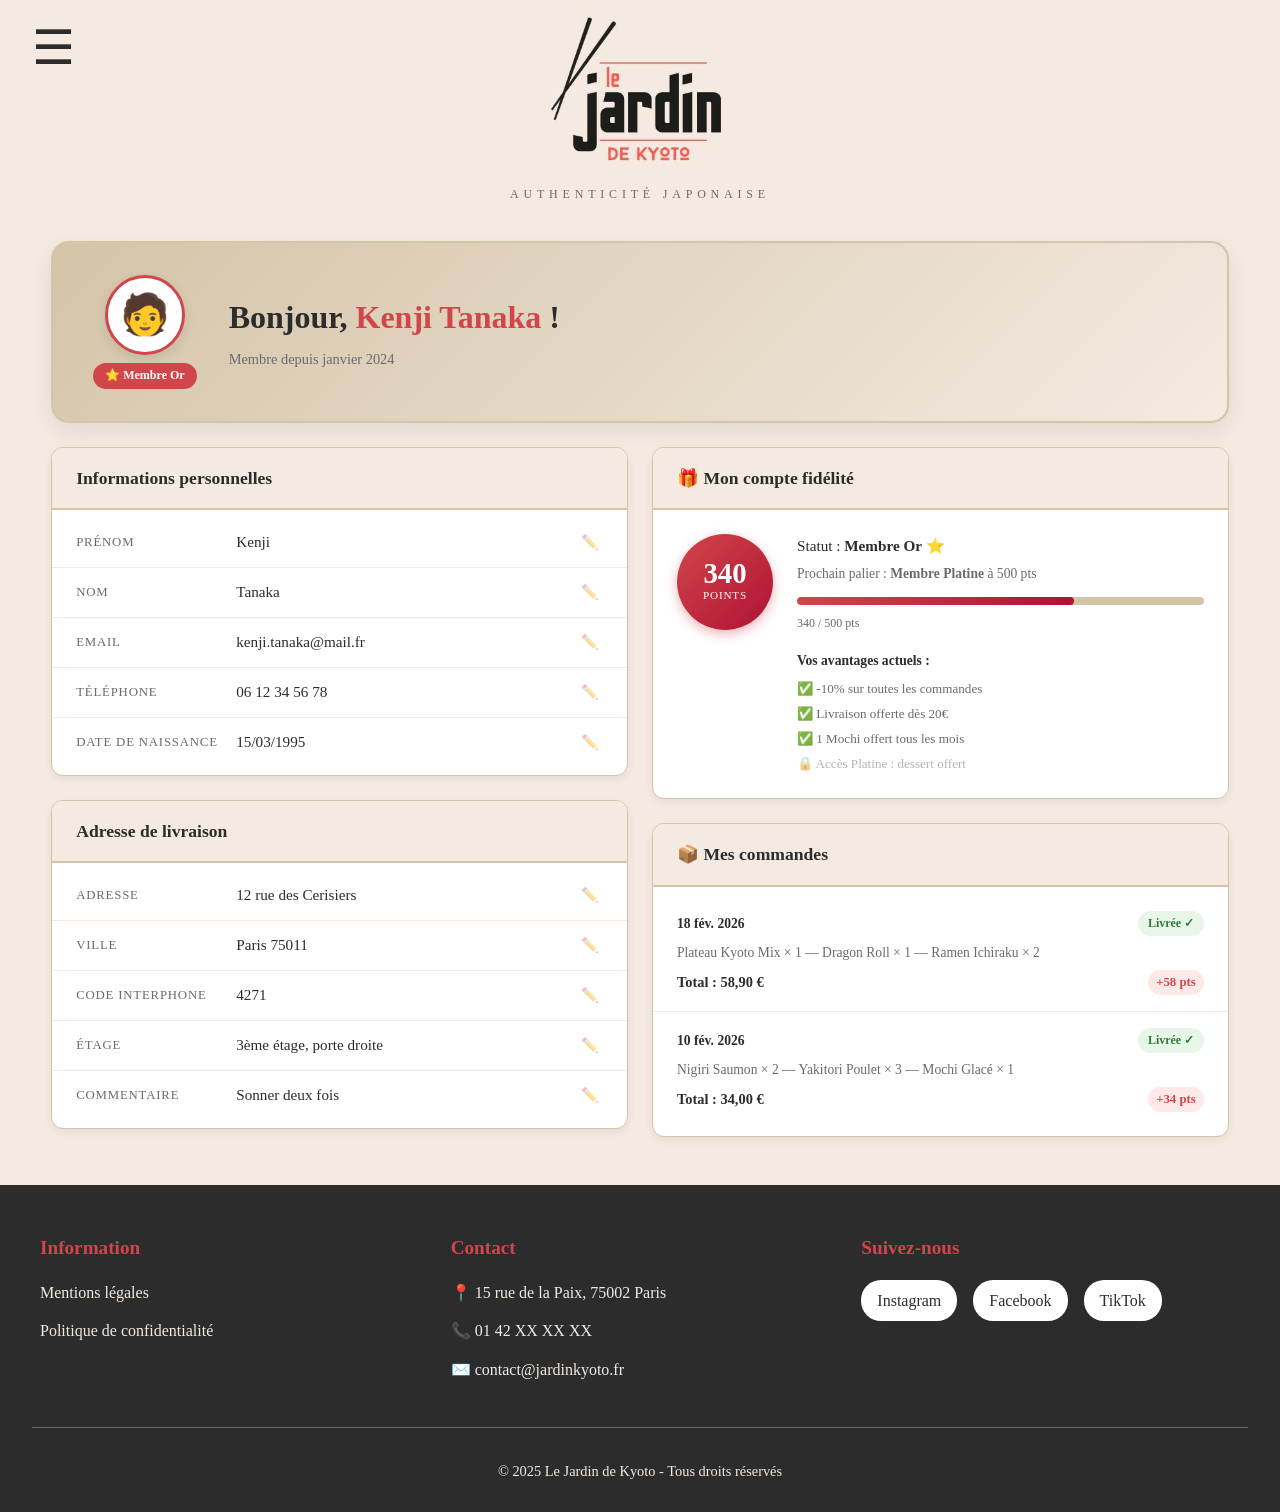
<file: html/profil.html>
<!DOCTYPE html>
<html lang="fr">
<head>
    <meta charset="UTF-8">
    <meta name="viewport" content="width=device-width, initial-scale=1.0">
    <title>Mon Profil - Le Jardin de Kyoto</title>
    <link rel="stylesheet" href="../css/style.css"
    
</head>

<body class="page-profil">

    <!-- HEADER -->
    <header class="entete-principale">

        <div class="conteneur-logo">
            <img src="../img/logo.png" alt="Logo Jardin De Kyoto" class="logo-principal">
            <p class="slogan-header">Authenticité Japonaise</p>
        </div>

        <div class="section-menu-burger">
            <button class="menu-burger" aria-label="Menu">☰</button>
            <nav class="navigation">
                <ul class="liste-du-haut">
                    <li><a href="index.html">Accueil</a></li>
                    <li><a href="produit.html">Menu</a></li>
                    <li><a href="profil.html">Mon profil</a></li>
                    <li><a href="connexion.html">Connexion</a></li>
                    <li><a href="inscriptions.html">Inscription</a></li>
                    <li><a href="notation.html">Noter ma commande</a></li>
                </ul>
            </nav>
        </div>

    </header>

    <main>

        <!-- SECTION HERO PROFIL -->
        <section class="section-hero-profil">
            <div class="avatar-conteneur">
                <div class="avatar">🧑</div>
                <div class="badge-fidelite">⭐ Membre Or</div>
            </div>
            <div class="hero-infos">
                <h1>Bonjour, <span class="nom-utilisateur">Kenji Tanaka</span> !</h1>
                <p class="membre-depuis">Membre depuis janvier 2024</p>
            </div>
        </section>

        <!-- GRILLE PRINCIPALE -->
        <div class="grille-profil">

            <!-- COLONNE GAUCHE -->
            <div class="colonne-gauche">

                <!-- BLOC INFORMATIONS PERSONNELLES -->
                <section class="bloc-profil">
                    <div class="bloc-entete">
                        <h2>Informations personnelles</h2>
                    </div>

                    <div class="liste-infos">

                        <div class="ligne-info">
                            <span class="label-info">Prénom</span>
                            <span class="valeur-info" id="prenom">Kenji</span>
                            <button class="btn-crayon" title="Modifier" onclick="activerModification('prenom')">✏️</button>
                        </div>

                        <div class="ligne-info">
                            <span class="label-info">Nom</span>
                            <span class="valeur-info" id="nom">Tanaka</span>
                            <button class="btn-crayon" title="Modifier" onclick="activerModification('nom')">✏️</button>
                        </div>

                        <div class="ligne-info">
                            <span class="label-info">Email</span>
                            <span class="valeur-info" id="email">kenji.tanaka@mail.fr</span>
                            <button class="btn-crayon" title="Modifier" onclick="activerModification('email')">✏️</button>
                        </div>

                        <div class="ligne-info">
                            <span class="label-info">Téléphone</span>
                            <span class="valeur-info" id="telephone">06 12 34 56 78</span>
                            <button class="btn-crayon" title="Modifier" onclick="activerModification('telephone')">✏️</button>
                        </div>

                        <div class="ligne-info">
                            <span class="label-info">Date de naissance</span>
                            <span class="valeur-info" id="naissance">15/03/1995</span>
                            <button class="btn-crayon" title="Modifier" onclick="activerModification('naissance')">✏️</button>
                        </div>

                    </div>
                </section>

                <!-- BLOC ADRESSE DE LIVRAISON -->
                <section class="bloc-profil">
                    <div class="bloc-entete">
                        <h2>Adresse de livraison</h2>
                    </div>

                    <div class="liste-infos">

                        <div class="ligne-info">
                            <span class="label-info">Adresse</span>
                            <span class="valeur-info" id="adresse">12 rue des Cerisiers</span>
                            <button class="btn-crayon" title="Modifier" onclick="activerModification('adresse')">✏️</button>
                        </div>

                        <div class="ligne-info">
                            <span class="label-info">Ville</span>
                            <span class="valeur-info" id="ville">Paris 75011</span>
                            <button class="btn-crayon" title="Modifier" onclick="activerModification('ville')">✏️</button>
                        </div>

                        <div class="ligne-info">
                            <span class="label-info">Code interphone</span>
                            <span class="valeur-info" id="interphone">4271</span>
                            <button class="btn-crayon" title="Modifier" onclick="activerModification('interphone')">✏️</button>
                        </div>

                        <div class="ligne-info">
                            <span class="label-info">Étage</span>
                            <span class="valeur-info" id="etage">3ème étage, porte droite</span>
                            <button class="btn-crayon" title="Modifier" onclick="activerModification('etage')">✏️</button>
                        </div>

                        <div class="ligne-info">
                            <span class="label-info">Commentaire</span>
                            <span class="valeur-info" id="commentaire">Sonner deux fois</span>
                            <button class="btn-crayon" title="Modifier" onclick="activerModification('commentaire')">✏️</button>
                        </div>

                    </div>
                </section>

            </div>

            <!-- COLONNE DROITE -->
            <div class="colonne-droite">

                <!-- BLOC FIDÉLITÉ -->
                <section class="bloc-profil bloc-fidelite">
                    <div class="bloc-entete">
                        <h2>🎁 Mon compte fidélité</h2>
                    </div>

                    <div class="fidelite-contenu">

                        <div class="points-cercle">
                            <span class="points-nombre">340</span>
                            <span class="points-label">points</span>
                        </div>

                        <div class="fidelite-details">
                            <p class="fidelite-statut">Statut : <strong>Membre Or ⭐</strong></p>
                            <p class="fidelite-info">Prochain palier : <strong>Membre Platine</strong> à 500 pts</p>

                            <div class="barre-progression-conteneur">
                                <div class="barre-progression">
                                    <div class="barre-remplie" style="width: 68%"></div>
                                </div>
                                <span class="progression-texte">340 / 500 pts</span>
                            </div>

                            <div class="avantages">
                                <p class="avantages-titre">Vos avantages actuels :</p>
                                <ul class="liste-avantages">
                                    <li>✅ -10% sur toutes les commandes</li>
                                    <li>✅ Livraison offerte dès 20€</li>
                                    <li>✅ 1 Mochi offert tous les mois</li>
                                    <li>🔒 Accès Platine : dessert offert</li>
                                </ul>
                            </div>
                        </div>

                    </div>
                </section>

                <!-- BLOC HISTORIQUE COMMANDES -->
                <section class="bloc-profil">
                    <div class="bloc-entete">
                        <h2>📦 Mes commandes</h2>
                    </div>

                    <div class="liste-commandes">

                        <div class="commande-item">
                            <div class="commande-entete">
                                <span class="commande-date">18 fév. 2026</span>
                                <span class="commande-statut statut-livre">Livrée ✓</span>
                            </div>
                            <p class="commande-detail">Plateau Kyoto Mix × 1 — Dragon Roll × 1 — Ramen Ichiraku × 2</p>
                            <div class="commande-pied">
                                <span class="commande-total">Total : 58,90 €</span>
                                <span class="commande-points">+58 pts</span>
                            </div>
                        </div>

                        <div class="commande-item">
                            <div class="commande-entete">
                                <span class="commande-date">10 fév. 2026</span>
                                <span class="commande-statut statut-livre">Livrée ✓</span>
                            </div>
                            <p class="commande-detail">Nigiri Saumon × 2 — Yakitori Poulet × 3 — Mochi Glacé × 1</p>
                            <div class="commande-pied">
                                <span class="commande-total">Total : 34,00 €</span>
                                <span class="commande-points">+34 pts</span>
                            </div>
                        </div>

                        

                    </div>
                </section>

            </div>
        </div>

        <!-- POPUP MESSAGE "non disponible phase 1" -->
        <div class="popup-overlay" id="popupOverlay">
            <div class="popup">
                <p>✏️ La modification sera disponible en <strong>phase 3</strong> du projet.</p>
                <button class="popup-fermer" onclick="fermerPopup()">Compris !</button>
            </div>
        </div>

    </main>

    <!-- FOOTER -->
    <footer class="bas-de-page">

        <div class="conteneur-footer">

            <div class="colonne-footer">
                <h3>Information</h3>
                <p><a href="#">Mentions légales</a></p>
                <p><a href="#">Politique de confidentialité</a></p>
            </div>

            <div class="colonne-footer">
                <h3>Contact</h3>
                <p>📍 15 rue de la Paix, 75002 Paris</p>
                <p>📞 01 42 XX XX XX</p>
                <p>✉️ contact@jardinkyoto.fr</p>
            </div>

            <div class="colonne-footer">
                <h3>Suivez-nous</h3>
                <div class="reseaux-sociaux">
                    <a href="#">Instagram</a>
                    <a href="#">Facebook</a>
                    <a href="#">TikTok</a>
                </div>
            </div>

        </div>

        <div class="copyright">
            <p>&copy; 2025 Le Jardin de Kyoto - Tous droits réservés</p>
        </div>

    </footer>

    <script>
        // Affiche la popup quand on clique sur un crayon
        function activerModification(champ) {
            document.getElementById('popupOverlay').style.display = 'flex';
        }

        // Ferme la popup
        function fermerPopup() {
            document.getElementById('popupOverlay').style.display = 'none';
        }

        // Ferme aussi en cliquant en dehors de la popup
        document.getElementById('popupOverlay').addEventListener('click', function(e) {
            if (e.target === this) fermerPopup();
        });
    </script>

</body>
</html>
</file>
<file: css/style.css>
/* 1. VARIABLES (Charte graphique) */
:root {
    --beige-clair:  #F4EAE1;
    --beige-fonce:  #D4C4A8;
    --noir:         #2C2C2C;
    --rouge:        #D1464A;
    --gris:         #6B6B6B;
    --blanc:        #FFFFFF;
    --radius:       0.5rem;
}


/* 2. RESET */
*, *::before, *::after {
    margin: 0;
    padding: 0;
    box-sizing: border-box;
}


/* 3. BASE */
body {
    font-family: Georgia, serif;
    background-color: var(--beige-clair);
    color: var(--noir);
    display: flex;
    flex-direction: column;
    min-height: 100vh;
    line-height: 1.6;
}

main { flex: 1; }

a {
    color: var(--rouge);
    text-decoration: none;
    transition: 0.3s;
}
a:hover { text-decoration: underline; opacity: 0.8; }

h1, h2 { margin-bottom: 1rem; color: var(--noir); text-align: center; }


/* 4. MENU BURGER(connexion, inscriptions,
      notation, profil, index, produit) */

/* Conteneur ancré en haut à gauche du header */
.section-menu-burger {
    position: absolute;
    top: 1.5rem;
    left: 2rem;
    z-index: 1000;
}

.section-menu-burger::after {
    content: '';
    position: absolute;
    top: 0;
    left: 0;
    width: 100%;
    height: 25rem; /* couvre le bouton + tout le menu déroulant */
    z-index: -1;   /* derrière les éléments, donc non-cliquable par erreur */
}

/* Bouton ☰ — pas de position:absolute sur lui */
.menu-burger {
    font-size: 3rem;
    background: none;
    border: none;
    cursor: pointer;
    color: var(--noir);
    transition: color 0.3s ease;
    display: block;
    line-height: 1;
}
.menu-burger:hover { color: var(--rouge); }


.navigation {
    visibility: hidden;
    opacity: 0;
    transition: opacity 0.3s ease, visibility 0.3s ease;
    position: absolute;
    top: 100%;   /* juste sous le bouton ☰ */
    left: 0;
    background: var(--blanc);
    min-width: 11rem;
    border-radius: 0.5rem;
    border: 1px solid var(--beige-fonce);
    box-shadow: 0 0.3rem 1rem rgba(0,0,0,0.1);
    z-index: 3000;
    font-family: Georgia, serif;
}

/* Hover sur le CONTENEUR entier (pas juste le bouton) */
.section-menu-burger:hover .navigation {
    visibility: visible;
    opacity: 1;
}

.liste-du-haut {
    list-style: none;
    padding: 0.5rem 0;
}
.liste-du-haut a {
    text-decoration: none;
    color: var(--noir);
    padding: 0.625rem 1.25rem;
    display: block;
    transition: color 0.2s;
}
.liste-du-haut a:hover {
    color: var(--rouge);
    text-decoration: none;
}


/* 5. MENU BURGER (admin, commandes, livraison) */
#menu-toggle { display: none; }

.burger-left {
    position: fixed;
    top: 25px;
    left: 25px;
    width: 28px;
    cursor: pointer;
    z-index: 1000;
}
.burger-left span {
    display: block;
    height: 2px;
    background-color: var(--noir);
    margin: 6px 0;
    border-radius: 2px;
    opacity: 0.85;
}

.menu-left {
    position: fixed;
    top: 0;
    left: -260px;
    width: 250px;
    height: 100vh;
    background: var(--blanc);
    padding: 80px 25px;
    display: flex;
    flex-direction: column;
    transition: left 0.3s ease;
    box-shadow: 5px 0 20px rgba(0,0,0,0.08);
    z-index: 999;
    font-family: Georgia, serif;
}
.menu-left a {
    padding: 12px 0;
    border-bottom: 1px solid var(--beige-fonce);
    font-size: 15px;
    color: var(--noir);
    text-decoration: none;
    transition: color 0.2s;
}
.menu-left a:hover { color: var(--rouge); text-decoration: none; }
.menu-left hr { margin: 20px 0; border: none; border-top: 1px solid var(--beige-fonce); }

/* Panneau coulisse vers la droite quand cochée */
#menu-toggle:checked ~ .menu-left { left: 0; }


/* 6. HEADER STANDARD (index, produit, connexion, inscriptions,
      notation, profil) */
.entete-principale {
    background-color: var(--beige-clair);
    padding: 0.8rem 2rem;
    display: flex;
    flex-direction: column;
    align-items: center;
    justify-content: center;
    position: relative;
}

.conteneur-logo { text-align: center; }

/* Logo grand pour l'accueil, plus petit pour les autres */
.page-accueil .logo-principal  { height: 14rem; width: auto; }
.page-produits .logo-principal { height: 10rem; width: auto; }
.logo-principal                { height: 9rem;  width: auto; } /* défaut */

.slogan-header {
    font-size: 0.75rem;
    letter-spacing: 0.3rem;
    color: var(--gris);
    margin-top: 0.3rem;
    text-transform: uppercase;
}

/* Header admin/commandes/livraison */
.header {
    display: flex;
    justify-content: center;
    align-items: center;
    padding: 40px 20px 20px;
    text-align: center;
    position: relative;
}
.admin-header  { padding-top: 60px; }
.admin-title   { font-size: 42px; font-weight: 600; text-align: center; }
.admin-subtitle { font-size: 18px; font-weight: 500; color: #666; margin-bottom: 20px; text-align: center; }
.delivery-header { text-align: center; margin-top: 40px; }
.delivery-header h1 { font-size: 42px; font-weight: 600; margin: 30px 0 15px; }


/* 7. FOND SAKURA  */
body.admin-page::before,
body.orders-page::before,
body.delivery::before {
    content: "";
    position: fixed;
    inset: 0;
    background: url('../img/sakura.jpg') center / cover no-repeat;
    opacity: 0.12;
    filter: blur(2px);
    z-index: -1;
    pointer-events: none;
}

/* body.delivery centré */
body.delivery { align-items: center; }


/* 8. DÉCORATION PAGES FORMULAIRES — body.page-deco
      Activé sur : connexion.html, inscriptions.html, notation.html */

/* Personnage Teuchi fixé en bas à droite sur les pages formulaires */
body.page-deco::before {
    content: '';
    position: fixed;
    right: 2%;
    bottom: 0;
    width: clamp(12rem, 18vw, 22rem); /* s'adapte à la taille d'écran */
    aspect-ratio: 2/3;
    background-image: url('../img/Character_Teuchi.webp');
    background-size: contain;
    background-repeat: no-repeat;
    background-position: bottom right;
    opacity: 0.9;
    z-index: 200;
    pointer-events: none; /* on peut cliquer à travers */
}

/* Cercle décoratif rouge discret à gauche */
body.page-deco::after {
    content: '';
    position: fixed;
    left: -5%;
    top: 20%;
    width: 20rem;
    height: 20rem;
    background: radial-gradient(circle, rgba(209,70,74,0.04) 0%, transparent 70%);
    border-radius: 50%;
    z-index: 0;
    pointer-events: none;
}

/* Cache Teuchi sous 1200px pour ne pas gêner le contenu */
@media (max-width: 1200px) {
    body.page-deco::before { display: none; }
}

/* 9. PERSONNAGE TEUCHI + BULLE — index, produit */

/* Personnage dépassant en haut à droite de la bannière */
.page-accueil .perso-accueil {
    position: absolute;
    top: -16.5rem;
    right: 3rem;
    width: 12.5rem;
    z-index: 100;
    display: flex;
    flex-direction: column;
    align-items: flex-end;
}
.page-accueil .perso-accueil img {
    width: 80%;
    height: auto;
    filter: drop-shadow(0 0.3rem 1rem rgba(0,0,0,0.2));
}

.page-produits .perso-accueil {
    position: absolute;
    top: -10rem;
    right: 3rem;
    width: 12.5rem;
    z-index: 100;
    display: flex;
    flex-direction: column;
    align-items: flex-end;
}
.page-produits .perso-accueil img {
    width: 80%;
    height: 40vh;
    filter: drop-shadow(0 0.3rem 1rem rgba(0,0,0,0.2));
}

/* Bulle de dialogue */
.bulle-bienvenue {
    background: var(--blanc);
    border: 2px solid var(--noir);
    padding: 0.5rem 0.9rem;
    border-radius: 1.25rem;
    font-size: 0.9rem;
    font-weight: bold;
    margin-bottom: 0.625rem;
    box-shadow: 0.125rem 0.125rem 0.3rem rgba(0,0,0,0.1);
    position: relative;
}
/* Pointe triangulaire en bas de la bulle */
.bulle-bienvenue::after {
    content: "";
    position: absolute;
    bottom: -0.625rem;
    right: 1.875rem;
    width: 0; height: 0;
    border-left: 0.625rem solid transparent;
    border-right: 0.625rem solid transparent;
    border-top: 0.625rem solid var(--blanc);
}

/* BULLE DE DIALOGUE TEUCHI (pages formulaires) */
.teuchi-bubble {
    position: fixed;
    right: calc(clamp(12rem, 18vw, 22rem) + 1.5rem); /* à gauche de Teuchi */
    bottom: 35%; /* aligné avec le haut du personnage environ */
    background-color: var(--blanc);
    border: 0.125rem solid #333;
    border-radius: 1rem;
    padding: 1rem 1.5rem;
    max-width: 14rem;
    box-shadow: 0 0.25rem 0.375rem rgba(0,0,0,0.1);
    animation: fadeIn 1s ease-in;
    z-index: 500;
}

/* Petite pointe triangulaire à DROITE de la bulle, pointant vers Teuchi */
.teuchi-bubble::after {
    content: '';
    position: absolute;
    right: -0.9rem;  /* dépasse à droite */
    top: 50%;
    transform: translateY(-50%);
    width: 0; height: 0;
    border-top: 0.6rem solid transparent;
    border-bottom: 0.6rem solid transparent;
    border-left: 0.9rem solid var(--blanc); /* triangle pointant à droite */
}

/* Bordure de la pointe */
.teuchi-bubble::before {
    content: '';
    position: absolute;
    right: -1.1rem;
    top: 50%;
    transform: translateY(-50%);
    width: 0; height: 0;
    border-top: 0.7rem solid transparent;
    border-bottom: 0.7rem solid transparent;
    border-left: 1rem solid #333;
}

.teuchi-bubble p {
    margin: 0;
    font-size: 0.9rem;
    color: #333;
    font-family: Arial, sans-serif;
    line-height: 1.4;
}

/* Cachée en même temps que Teuchi — sinon elle flotterait toute seule */
@media (max-width: 1200px) {
    .teuchi-bubble { display: none; }
}


/* 10. SECTION BIENVENUE — index et produit */
/* Bannière accueil avec fond image */
.page-accueil .section-bienvenue {
    position: relative;
    background-image: url('../img/FondThéFleur1.jpeg');
    background-size: cover;
    background-position: center;
    width: 90%;
    max-width: 75rem;
    margin: 2rem auto;
    border-radius: 1.25rem;
    overflow: visible;
    border: 2px solid var(--beige-fonce);
    box-shadow: 0 0.625rem 2rem rgba(0,0,0,0.1);
    padding: 4rem 2rem;
    min-height: 28rem;
    display: flex;
    flex-direction: column;
    justify-content: center;
    align-items: center;
}
.page-accueil .section-bienvenue h1 {
    font-size: 2.5rem;
    margin-bottom: 2rem;
    text-align: center;
    line-height: 1.2;
    text-shadow: 0.125rem 0.125rem 0.25rem rgba(255,255,255,0.8);
}

/* Bannière produits */
.page-produits .section-bienvenue {
    position: relative;
    width: 100%;
    margin: 1.5rem auto;
    border-radius: 1.125rem;
    overflow: visible;
    border: 2px solid var(--beige-fonce);
    box-shadow: 0 0.5rem 1.5rem rgba(0,0,0,0.08);
    padding: 4rem 2rem;
    min-height: 15rem;
    display: flex;
    flex-direction: column;
    justify-content: center;
    align-items: center;
}
.page-produits .section-bienvenue h1 {
    font-size: 2.5rem;
    margin-bottom: 1.8rem;
    text-align: center;
}

/* Barre de recherche (commune aux deux) */
.boite-recherche { max-width: 37.5rem; width: 100%; }
.boite-recherche form { display: flex; gap: 1rem; flex-wrap: wrap; justify-content: center; }
.boite-recherche label { display: none; }

.champ-recherche {
    flex: 1;
    min-width: 15rem;
    padding: 1rem;
    border: 2px solid var(--beige-fonce);
    border-radius: 1.5rem;
    font-size: 1rem;
    font-family: Georgia, serif;
    background-color: rgba(255,255,255,0.9);
    margin-bottom: 0;
}
.champ-recherche:focus {
    outline: none;
    border-color: var(--rouge);
    background-color: var(--blanc);
}

.bouton-recherche {
    padding: 1rem 2rem;
    background-color: var(--rouge);
    color: var(--blanc);
    border: none;
    border-radius: 1.5rem;
    cursor: pointer;
    font-size: 1rem;
    font-weight: bold;
    font-family: Georgia, serif;
    transition: all 0.3s ease;
}
.bouton-recherche:hover { background-color: #B01234; transform: translateY(-2px); }


/* 10. Page d'accueil */
.page-accueil .section-favoris {
    padding: 4rem 2rem;
    max-width: 62.5rem;
    margin: 0 auto;
}
.page-accueil .section-favoris h2 {
    text-align: center;
    font-size: 2rem;
    margin-bottom: 3rem;
}

/* Grille 2 colonnes */
.page-accueil .grille-presentation {
    display: grid;
    grid-template-columns: repeat(2, 1fr);
    gap: 2rem;
}

.page-accueil .produits-favoris {
    background-color: var(--blanc);
    border-radius: 0.625rem;
    overflow: hidden;
    box-shadow: 0 0.125rem 0.625rem rgba(0,0,0,0.1);
    transition: transform 0.3s ease, box-shadow 0.3s ease;
}
.page-accueil .produits-favoris:hover {
    transform: translateY(-8px);
    box-shadow: 0 0.5rem 1.25rem rgba(0,0,0,0.15);
}
.page-accueil .produits-favoris img {
    width: 100%;
    height: 15rem;
    object-fit: cover;
    display: block;
}
.page-accueil .produits-favoris h3 { font-size: 1.3rem; padding: 1rem 1rem 0.5rem; }
.page-accueil .prix-produit { font-size: 1.5rem; color: var(--rouge); font-weight: bold; padding: 0 1rem 1.5rem; }

/* 4ème carte avec overlay */
.page-accueil .carte-menu { position: relative; }
.page-accueil .carte-menu a { text-decoration: none; color: inherit; display: block; position: relative; }
.page-accueil .texte-survol {
    position: absolute; inset: 0;
    background: rgba(0,0,0,0.5);
    display: flex; flex-direction: column;
    justify-content: center; align-items: center;
    color: var(--blanc); padding: 2rem;
    transition: background 0.3s ease;
}
.page-accueil .texte-survol h3 { color: var(--blanc); text-align: center; margin-bottom: 1rem; }
.page-accueil .texte-survol p  { color: var(--blanc); font-weight: bold; }
.page-accueil .carte-menu:hover .texte-survol { background: rgba(212,70,74,0.8); }


/* 11. Page produits — catégories et cartes */

/* Grille des 4 catégories cliquables */
.page-produits .conteneur-categories {
    display: grid;
    grid-template-columns: repeat(auto-fit, minmax(13.75rem, 1fr));
    gap: 1.8rem;
    padding: 0 2rem;
    max-width: 75rem;
    margin: 0 auto 3.5rem;
}
.page-produits .carte-categorie {
    position: relative;
    height: 15rem;
    border-radius: 0.75rem;
    overflow: hidden;
    text-decoration: none;
    box-shadow: 0 0.25rem 0.75rem rgba(0,0,0,0.12);
    transition: transform 0.3s ease;
}
.page-produits .carte-categorie:hover { transform: translateY(-5px); }
.page-produits .carte-categorie img {
    width: 100%; height: 100%; object-fit: cover; transition: transform 0.5s;
}
.page-produits .carte-categorie:hover img { transform: scale(1.1); }
.page-produits .overlay {
    position: absolute; inset: 0;
    background: rgba(0,0,0,0.4);
    display: flex; justify-content: center; align-items: center;
    color: var(--blanc);
}
.page-produits .overlay h3 { margin: 0; text-align: center; }

/* Titre de section avec ligne rouge décorative */
.page-produits .titre-categorie {
    text-align: center;
    font-size: 2rem;
    margin: 3.5rem 0 2rem;
    padding-bottom: 0.8rem;
    position: relative;
}
.page-produits .titre-categorie::after {
    content: '';
    position: absolute; bottom: 0; left: 50%;
    transform: translateX(-50%);
    width: 5rem; height: 3px;
    background: var(--rouge);
}

/* Grille des cartes produits */
.page-produits .grille-produits {
    display: grid;
    grid-template-columns: repeat(auto-fit, minmax(17.5rem, 1fr));
    gap: 2rem;
    padding: 0 2rem;
    max-width: 75rem;
    margin: 0 auto 3.5rem;
}
.page-produits .carte-produit {
    background: var(--blanc);
    border-radius: 0.75rem;
    border: 1px solid var(--beige-fonce);
    overflow: hidden;
    box-shadow: 0 0.2rem 0.5rem rgba(0,0,0,0.06);
    display: flex; flex-direction: column;
    transition: transform 0.3s, box-shadow 0.3s;
}
.page-produits .carte-produit:hover {
    transform: translateY(-5px);
    box-shadow: 0 0.4rem 1rem rgba(0,0,0,0.1);
}
.page-produits .image-conteneur img { width: 100%; height: 12.5rem; object-fit: cover; }
.page-produits .infos-produit {
    padding: 1.5rem; flex-grow: 1;
    display: flex; flex-direction: column;
}
.page-produits .entete-carte { display: flex; justify-content: space-between; margin-bottom: 0.8rem; }
.page-produits .prix { color: var(--rouge); font-weight: bold; font-size: 1.2rem; }
.page-produits .description { font-size: 0.9rem; color: var(--gris); margin-bottom: 1.2rem; flex-grow: 1; }
.page-produits .pied-carte { display: flex; justify-content: space-between; align-items: center; }
.page-produits .badge { font-size: 0.75rem; background: var(--beige-clair); padding: 0.25rem 0.625rem; border-radius: 0.3rem; }
.page-produits .btn-ajouter {
    background: var(--rouge); color: var(--blanc); border: none;
    padding: 0.5rem 1rem; border-radius: 1.125rem;
    cursor: pointer; font-weight: bold; transition: all 0.3s;
}
.page-produits .btn-ajouter:hover { background: #B01234; transform: scale(1.05); }

/* Bandeau Menu Enfant */
.page-produits .bandeau-enfant {
    position: relative;
    background: linear-gradient(135deg, #FFE8E8 0%, #FFF5E5 100%);
    width: 92%; max-width: 60rem;
    margin: 3.5rem auto;
    padding: 1.5rem 2rem;
    border-radius: 1.5rem;
    border: 3px dashed var(--rouge);
    box-shadow: 0 0.5rem 1.5rem rgba(0,0,0,0.08);
    text-align: center;
}
.page-produits .samourai-deco {
    position: absolute; left: -1.5rem; bottom: 0;
    height: 70vh; width: auto;
    mix-blend-mode: multiply;
}
.page-produits .contenu-enfant { padding-left: 0; }
.page-produits .emoji-samourai { font-size: 3.5rem; display: block; margin-bottom: 0.8rem; }
.page-produits .bandeau-enfant h2 { color: var(--rouge); font-size: 2rem; margin-bottom: 0.5rem; }
.page-produits .prix-enfant { font-size: 1.8rem; color: var(--rouge); font-weight: bold; margin-bottom: 0.8rem; }
.page-produits .desc-enfant { font-size: 1.1rem; color: var(--noir); margin-bottom: 1.5rem; }
.page-produits .btn-enfant {
    background: var(--rouge); color: var(--blanc); border: none;
    padding: 0.75rem 2rem; border-radius: 1.75rem;
    cursor: pointer; font-size: 1.05rem; font-weight: bold;
    transition: all 0.3s;
}
.page-produits .btn-enfant:hover {
    background: #B01234; transform: translateY(-3px);
    box-shadow: 0 0.3rem 1rem rgba(209,70,74,0.3);
}


/* 12. Boutons généraux */
.bouton-validation {
    background-color: var(--rouge); color: var(--blanc);
    padding: 0.875rem 1.5rem; border: none;
    border-radius: var(--radius); cursor: pointer;
    font-weight: bold; width: 100%;
    transition: all 0.3s; font-size: 1rem; font-family: Georgia, serif;
}
.bouton-validation:hover {
    background-color: #A63539; transform: translateY(-0.125rem);
    box-shadow: 0 0.25rem 0.5rem rgba(0,0,0,0.15);
}

.btn { padding: 12px 28px; border-radius: 4px; font-weight: bold; display: inline-block; cursor: pointer; transition: all 0.3s ease; }
.btn.primary { background-color: var(--rouge); color: var(--blanc); border-radius: 30px; }
.btn.primary:hover { background-color: #A63539; transform: scale(1.05); text-decoration: none; }
.btn.secondary { border: 2px solid var(--noir); color: var(--noir); }


/* 13. Formulaires (connexion, inscription, notation) */
.boite-formulaire {
    background: var(--blanc); padding: 2.5rem;
    border-radius: 0.75rem; max-width: 31.25rem;
    margin: 2rem auto;
    box-shadow: 0 0.625rem 1.875rem rgba(0,0,0,0.15);
    border-top: 0.3125rem solid var(--rouge);
    animation: slideUp 0.5s ease-out;
}
.boite-formulaire h2 {
    color: var(--rouge); font-size: 1.6rem;
    margin-bottom: 1.5rem; text-align: center;
    padding-bottom: 1rem; border-bottom: 0.125rem solid var(--beige-clair);
}

fieldset { border: 0.125rem solid var(--beige-clair); padding: 1.5rem; margin-bottom: 1.5rem; border-radius: var(--radius); background-color: #fafafa; }
legend { font-weight: bold; padding: 0 0.8rem; color: var(--rouge); font-size: 1.1rem; }

label { display: block; margin-bottom: 0.5rem; font-size: 0.95rem; font-weight: 500; color: var(--noir); }

input[type="text"], input[type="email"], input[type="password"], input[type="tel"], textarea {
    width: 100%; padding: 0.75rem; margin-bottom: 1rem;
    border: 0.0625rem solid #ccc; border-radius: 0.25rem;
    font-family: Georgia, serif; font-size: 1rem; transition: all 0.3s;
}
input::placeholder, textarea::placeholder { color: var(--gris); font-style: italic; }
input[type="text"]:focus, input[type="email"]:focus,
input[type="password"]:focus, input[type="tel"]:focus, textarea:focus {
    outline: none; border-color: var(--rouge);
    box-shadow: 0 0 0 0.1875rem rgba(209,70,74,0.1); transform: scale(1.01);
}

.options { margin: 1rem 0; display: flex; align-items: center; gap: 0.5rem; }
.options input[type="checkbox"] { width: auto; margin: 0; cursor: pointer; }
.options label { margin: 0; cursor: pointer; font-weight: normal; }

.footer-form { text-align: center; margin-top: 1.5rem; font-size: 0.9rem; color: var(--gris); }
.footer-form a { color: var(--rouge); font-weight: 500; }

/* Étoiles (notation) */
.stars { display: flex; flex-direction: column; gap: 0.5rem; margin: 0.5rem 0; }
.stars input[type="radio"] { width: 1.1rem; height: 1.1rem; margin-right: 0.5rem; cursor: pointer; }
.stars label {
    display: flex; align-items: center; cursor: pointer;
    font-size: 1.08em; gap: 0.75rem; padding: 0.5rem 0.75rem;
    transition: background-color 0.2s, color 0.2s; font-weight: normal;
}
.stars label:hover { color: var(--rouge); }


/* 14. Page admin */
.admin { text-align: center; margin-top: 10px; }
.admin table { width: 80%; margin: 40px auto; border-collapse: collapse; background: var(--blanc); }
.admin th, .admin td { padding: 12px; border: 1px solid var(--beige-fonce); text-align: center; }
.admin th { background-color: var(--beige-clair); }


/* 15. Page commandes */
.orders {
    display: grid; grid-template-columns: repeat(auto-fit, minmax(280px, 1fr));
    gap: 30px; padding: 40px 60px; max-width: 1200px; margin: auto;
}
.order-card {
    background-color: var(--blanc); padding: 25px; border-radius: 16px;
    box-shadow: 0 8px 20px rgba(0,0,0,0.08); transition: all 0.35s ease; cursor: pointer;
}
.order-card:hover { transform: translateY(-10px) scale(1.02); box-shadow: 0 15px 35px rgba(0,0,0,0.15); }
.order-card h3 { margin-bottom: 0.5rem; color: var(--rouge); }
.order-card p  { color: var(--gris); font-size: 0.9rem; margin-bottom: 0.25rem; }


/* 16. Page livraison */
.delivery-card {
    background: var(--blanc); padding: 30px 40px; border-radius: 16px;
    box-shadow: 0 10px 25px rgba(0,0,0,0.1);
    max-width: 400px; width: 90%; text-align: center; margin: 20px auto;
    transition: transform 0.2s ease;
}
.delivery-card:hover { transform: translateY(-5px); }
.delivery-card h2 { margin-bottom: 20px; color: var(--rouge); }
.delivery-card p  { margin: 8px 0; color: #555; }


/* 17. Page profil */
.page-profil .entete-principale { padding: 0.8rem 2rem; }
.page-profil .logo-principal    { height: 10rem; }

.page-profil .section-hero-profil {
    background: linear-gradient(135deg, var(--beige-fonce) 0%, var(--beige-clair) 100%);
    border: 2px solid var(--beige-fonce); border-radius: 1.125rem;
    width: 92%; max-width: 75rem; margin: 1.5rem auto; padding: 2rem 2.5rem;
    display: flex; align-items: center; gap: 2rem;
    box-shadow: 0 0.5rem 1.5rem rgba(0,0,0,0.08);
}
.page-profil .avatar-conteneur { display: flex; flex-direction: column; align-items: center; gap: 0.5rem; }
.page-profil .avatar {
    width: 5rem; height: 5rem; background-color: var(--blanc); border-radius: 50%;
    border: 3px solid var(--rouge); display: flex; justify-content: center; align-items: center;
    font-size: 2.5rem; box-shadow: 0 0.25rem 0.75rem rgba(0,0,0,0.1);
}
.page-profil .badge-fidelite { background-color: var(--rouge); color: var(--blanc); padding: 0.2rem 0.75rem; border-radius: 1rem; font-size: 0.75rem; font-weight: bold; white-space: nowrap; }
.page-profil .hero-infos h1 { font-size: 2rem; margin-bottom: 0.3rem; text-align: left; }
.page-profil .nom-utilisateur { color: var(--rouge); }
.page-profil .membre-depuis   { color: var(--gris); font-size: 0.9rem; }

.page-profil .grille-profil { display: grid; grid-template-columns: 1fr 1fr; gap: 1.5rem; width: 92%; max-width: 75rem; margin: 0 auto 3rem; }
.page-profil .colonne-gauche,
.page-profil .colonne-droite { display: flex; flex-direction: column; gap: 1.5rem; }

.page-profil .bloc-profil { background: var(--blanc); border-radius: 0.75rem; border: 1px solid var(--beige-fonce); box-shadow: 0 0.2rem 0.5rem rgba(0,0,0,0.06); overflow: hidden; }
.page-profil .bloc-entete  { background-color: var(--beige-clair); border-bottom: 2px solid var(--beige-fonce); padding: 1rem 1.5rem; }
.page-profil .bloc-entete h2 { font-size: 1.1rem; color: var(--noir); text-align: left; margin-bottom: 0; }

.page-profil .liste-infos { padding: 0.5rem 0; }
.page-profil .ligne-info { display: flex; align-items: center; padding: 0.75rem 1.5rem; border-bottom: 1px solid var(--beige-clair); gap: 1rem; transition: background 0.2s; }
.page-profil .ligne-info:last-child { border-bottom: none; }
.page-profil .ligne-info:hover { background-color: var(--beige-clair); }
.page-profil .label-info { font-size: 0.8rem; color: var(--gris); text-transform: uppercase; letter-spacing: 0.05rem; min-width: 9rem; flex-shrink: 0; }
.page-profil .valeur-info { flex-grow: 1; font-size: 0.95rem; color: var(--noir); }
.page-profil .btn-crayon  { background: none; border: none; cursor: pointer; font-size: 0.9rem; padding: 0.25rem; border-radius: 0.25rem; opacity: 0.4; transition: opacity 0.2s, transform 0.2s; flex-shrink: 0; }
.page-profil .btn-crayon:hover { opacity: 1; transform: scale(1.2); }

.page-profil .fidelite-contenu { padding: 1.5rem; display: flex; gap: 1.5rem; align-items: flex-start; }
.page-profil .points-cercle {
    background: linear-gradient(135deg, var(--rouge) 0%, #B01234 100%);
    color: var(--blanc); border-radius: 50%; width: 6rem; height: 6rem;
    display: flex; flex-direction: column; justify-content: center; align-items: center;
    flex-shrink: 0; box-shadow: 0 0.25rem 0.75rem rgba(209,70,74,0.4);
}
.page-profil .points-nombre { font-size: 1.8rem; font-weight: bold; line-height: 1; }
.page-profil .points-label  { font-size: 0.7rem; text-transform: uppercase; letter-spacing: 0.05rem; }
.page-profil .fidelite-details { flex-grow: 1; }
.page-profil .fidelite-statut { font-size: 0.95rem; margin-bottom: 0.3rem; }
.page-profil .fidelite-info   { font-size: 0.85rem; color: var(--gris); margin-bottom: 0.75rem; }
.page-profil .barre-progression-conteneur { margin-bottom: 1rem; }
.page-profil .barre-progression { background-color: var(--beige-fonce); border-radius: 1rem; height: 0.5rem; overflow: hidden; margin-bottom: 0.25rem; }
.page-profil .barre-remplie    { background: linear-gradient(90deg, var(--rouge), #B01234); height: 100%; border-radius: 1rem; transition: width 0.5s ease; }
.page-profil .progression-texte { font-size: 0.75rem; color: var(--gris); }
.page-profil .avantages-titre   { font-size: 0.85rem; font-weight: bold; margin-bottom: 0.4rem; }
.page-profil .liste-avantages   { list-style: none; display: flex; flex-direction: column; gap: 0.25rem; }
.page-profil .liste-avantages li { font-size: 0.82rem; color: var(--gris); }
.page-profil .liste-avantages li:nth-child(4) { opacity: 0.5; }

.page-profil .liste-commandes { padding: 0.5rem 0; }
.page-profil .commande-item { padding: 1rem 1.5rem; border-bottom: 1px solid var(--beige-clair); transition: background 0.2s; }
.page-profil .commande-item:last-child { border-bottom: none; }
.page-profil .commande-item:hover { background-color: var(--beige-clair); }
.page-profil .commande-entete { display: flex; justify-content: space-between; align-items: center; margin-bottom: 0.4rem; }
.page-profil .commande-date   { font-size: 0.85rem; font-weight: bold; }
.page-profil .commande-detail { font-size: 0.85rem; color: var(--gris); margin-bottom: 0.5rem; line-height: 1.4; }
.page-profil .commande-statut { font-size: 0.75rem; padding: 0.2rem 0.6rem; border-radius: 1rem; font-weight: bold; }
.page-profil .statut-livre    { background-color: #E8F5E9; color: #2E7D32; }
.page-profil .statut-en-cours { background-color: #FFF3E0; color: #E65100; }
.page-profil .commande-pied   { display: flex; justify-content: space-between; align-items: center; }
.page-profil .commande-total  { font-size: 0.9rem; font-weight: bold; }
.page-profil .commande-points { font-size: 0.8rem; color: var(--rouge); font-weight: bold; background-color: #FFE8E8; padding: 0.15rem 0.5rem; border-radius: 1rem; }

.page-profil .popup-overlay { display: none; position: fixed; inset: 0; background: rgba(0,0,0,0.5); z-index: 9999; justify-content: center; align-items: center; }
.page-profil .popup { background: var(--blanc); border-radius: 1rem; padding: 2rem; max-width: 22rem; text-align: center; border: 2px solid var(--beige-fonce); box-shadow: 0 1rem 2rem rgba(0,0,0,0.2); }
.page-profil .popup p { font-size: 1rem; margin-bottom: 1.2rem; line-height: 1.6; }
.page-profil .popup-fermer { background: var(--rouge); color: var(--blanc); border: none; padding: 0.6rem 1.8rem; border-radius: 1.5rem; cursor: pointer; font-size: 0.95rem; font-weight: bold; transition: background 0.3s; }
.page-profil .popup-fermer:hover { background: #B01234; }


/* 18. Footer(commun à toutes les pages) */
footer, .bas-de-page {
    background-color: var(--noir);
    color: var(--beige-clair);
    padding: 3rem 2rem 1rem;
    margin-top: auto;
    width: 100%;
}
footer p, .bas-de-page p { margin-bottom: 0.8rem; }
footer a, .bas-de-page a { color: var(--beige-clair); text-decoration: none; }
footer a:hover, .bas-de-page a:hover { color: var(--rouge); }

.conteneur-footer { max-width: 75rem; margin: 0 auto; display: grid; grid-template-columns: repeat(3, 1fr); gap: 2rem; }
.colonne-footer h3 { color: var(--rouge); margin-bottom: 1rem; font-size: 1.2rem; }
.colonne-footer p  { margin-bottom: 0.8rem; }
.colonne-footer a  { color: var(--beige-clair); text-decoration: none; }
.colonne-footer a:hover { color: var(--rouge); }

.reseaux-sociaux { display: flex; gap: 1rem; margin-top: 1rem; flex-wrap: wrap; }
.reseaux-sociaux a { display: inline-block; padding: 0.5rem 1rem; background-color: var(--blanc); color: var(--noir); border-radius: 1.25rem; transition: all 0.3s ease; text-decoration: none; }
.reseaux-sociaux a:hover { background-color: var(--rouge); color: var(--blanc); transform: scale(1.05); }

.copyright { text-align: center; padding-top: 2rem; margin-top: 2rem; border-top: 1px solid var(--gris); font-size: 0.9rem; }


/* 19. Animations */
@keyframes slideUp {
    from { opacity: 0; transform: translateY(1.875rem); }
    to   { opacity: 1; transform: translateY(0); }
}
@keyframes fadeIn {
    from { opacity: 0; transform: translateY(0.625rem); }
    to   { opacity: 1; transform: translateY(0); }
}


/* 20. Responsive */

/* Tablette */
@media (max-width: 56rem) {
    .page-accueil .grille-presentation,
    .page-produits .grille-produits,
    .page-produits .conteneur-categories,
    .conteneur-footer { grid-template-columns: 1fr; }

    .page-accueil .perso-accueil  { width: 9rem; right: 1.25rem; top: -6rem; }
    .page-produits .perso-accueil { width: 9rem; top: -10rem; }

    .page-profil .grille-profil { grid-template-columns: 1fr; }
    .page-profil .fidelite-contenu { flex-direction: column; align-items: center; }
}

/* Mobile */
@media (max-width: 37.5rem) {
    .page-accueil .logo-principal  { height: 8.75rem; }
    .page-produits .logo-principal { height: 7.5rem; }

    .page-accueil .section-bienvenue { margin: 1rem auto; }
    .page-accueil .section-bienvenue h1,
    .page-produits .section-bienvenue h1 { font-size: 1.8rem; }

    .page-accueil .boite-recherche form,
    .page-produits .boite-recherche form { flex-direction: column; }

    .page-accueil .perso-accueil,
    .page-produits .perso-accueil  { display: none; }

    .page-produits .samourai-deco { display: none; }
    .page-produits .contenu-enfant { padding-left: 0; }

    .orders { padding: 20px; }
    .delivery-card { padding: 20px; }

    .page-profil .logo-principal { height: 7.5rem; }
    .page-profil .section-hero-profil { flex-direction: column; text-align: center; }
    .page-profil .hero-infos h1 { font-size: 1.5rem; text-align: center; }
    .page-profil .label-info { min-width: 6rem; font-size: 0.72rem; }

    footer, .bas-de-page { padding: 1.5rem 1rem; }
}





/* ================================================
   PHASE 2 — Styles complémentaires dynamiques
   ================================================ */

/* Messages feedback */
.message-erreur {
    background: #fdecea;
    color: #c0392b;
    border: 1px solid #f5c6cb;
    border-radius: var(--radius);
    padding: 10px 16px;
    margin-bottom: 16px;
    font-size: .95em;
}
.message-succes {
    background: #eafaf1;
    color: #1e8449;
    border: 1px solid #a9dfbf;
    border-radius: var(--radius);
    padding: 10px 16px;
    margin-bottom: 16px;
    font-size: .95em;
}

/* Statuts de commande */
.statut-attente     { color: #e67e22; font-weight: bold; }
.statut-preparation { color: #2980b9; font-weight: bold; }
.statut-livraison   { color: #8e44ad; font-weight: bold; }
.statut-livre       { color: #27ae60; font-weight: bold; }
.statut-abandon     { color: #c0392b; font-weight: bold; }

/* Bouton panier flottant */
.btn-panier-flottant {
    position: fixed;
    bottom: 24px;
    right: 24px;
    background: var(--rouge);
    color: #fff;
    padding: 12px 20px;
    border-radius: 32px;
    font-weight: bold;
    box-shadow: 0 4px 12px rgba(0,0,0,.2);
    text-decoration: none;
    z-index: 999;
    transition: transform .2s, box-shadow .2s;
}
.btn-panier-flottant:hover {
    transform: translateY(-2px);
    box-shadow: 0 6px 18px rgba(0,0,0,.25);
    color: #fff;
    text-decoration: none;
}

/* Boutons admin */
.btn-admin {
    display: inline-block;
    padding: 5px 12px;
    border: 1px solid #ccc;
    border-radius: 4px;
    background: #f9f9f9;
    cursor: pointer;
    font-size: .85em;
    text-decoration: none;
    color: var(--noir);
    transition: background .2s;
}
.btn-admin:hover { background: #eee; }
.btn-admin.btn-danger  { background: #fdecea; border-color: #e74c3c; color: #c0392b; }
.btn-admin.btn-danger:hover { background: #e74c3c; color: #fff; }
.btn-admin.btn-success { background: #eafaf1; border-color: #27ae60; color: #1e8449; }
.btn-admin.btn-success:hover { background: #27ae60; color: #fff; }
.btn-admin.btn-actif   { background: var(--rouge); color: #fff; border-color: var(--rouge); }

.select-admin {
    padding: 4px 8px;
    border: 1px solid #ccc;
    border-radius: 4px;
    font-size: .85em;
    background: #fff;
    cursor: pointer;
}

/* Admin subtitle */
.admin-subtitle {
    font-size: 1.3em;
    margin-bottom: 20px;
    color: var(--noir);
    text-align: left;
}

/* Delivery page additions */
.btn.primary {
    display: inline-block;
    background: var(--rouge);
    color: #fff;
    padding: 10px 18px;
    border-radius: var(--radius);
    text-decoration: none;
    font-weight: bold;
    transition: opacity .2s;
}
.btn.primary:hover { opacity: .85; color: #fff; text-decoration: none; }


/* ================================================
   MENU CLASSIQUE ADAPTATIF — choix radio stylés
   ================================================ */
.choix-menu {
    margin-bottom: 1rem;
}
.choix-label {
    display: block;
    font-weight: bold;
    font-size: .95rem;
    color: var(--noir);
    margin-bottom: .5rem;
}
.choix-options {
    display: flex;
    flex-wrap: wrap;
    gap: .4rem;
    max-height: 6rem;
    overflow-y: auto;
    padding: .4rem;
    background: rgba(255,255,255,.7);
    border-radius: .5rem;
    border: 1px solid rgba(0,0,0,.08);
}
.option-radio {
    display: flex;
    align-items: center;
    gap: .4rem;
    padding: .3rem .6rem;
    border-radius: 1rem;
    cursor: pointer;
    font-size: .88rem;
    transition: background .2s;
    white-space: nowrap;
}
.option-radio:hover {
    background: rgba(209,70,74,.08);
}
.option-radio input[type="radio"] {
    accent-color: var(--rouge);
    width: 14px;
    height: 14px;
    cursor: pointer;
    flex-shrink: 0;
}
.option-radio input[type="radio"]:checked + span {
    color: var(--rouge);
    font-weight: bold;
}


/* ================================================
   BANDEAUX MENUS — images fixes pour Duo et Classique
   ================================================ */
.page-produits .bandeau-deco {
    position: absolute;
    left: -1.5rem;
    bottom: 0;
    height: 55vh;
    width: auto;
    max-width: 35%;
    object-fit: cover;
    border-radius: 0 1rem 1rem 0;
    opacity: .85;
}

/* ================================================
   PHASE 3 — MODE SOMBRE
   Principe : on redéfinit les variables CSS sur body.dark-mode
   Tout le reste du CSS s'adapte automatiquement grâce aux var()
   ================================================ */

/* --- Palette sombre --- */
body.dark-mode {
    --beige-clair:  #1E1E2E;   /* fond principal : bleu nuit profond          */
    --beige-fonce:  #2E2E3E;   /* fond secondaire / bordures                  */
    --noir:         #E8E8F0;   /* texte principal : blanc cassé (pas blanc pur, moins fatiguant) */
    --rouge:        #E8686C;   /* rouge légèrement éclairci pour rester lisible sur fond sombre */
    --gris:         #A0A0B0;   /* texte secondaire                            */
    --blanc:        #2A2A3A;   /* "blanc" des cartes/formulaires : fond carte sombre */
    --radius:       0.5rem;
}

/* Quelques ajustements que les variables seules ne couvrent pas */

/* Les inputs et textareas ont un fond blanc hardcodé parfois */
body.dark-mode input[type="text"],
body.dark-mode input[type="email"],
body.dark-mode input[type="password"],
body.dark-mode input[type="tel"],
body.dark-mode input[type="number"],
body.dark-mode input[type="datetime-local"],
body.dark-mode textarea,
body.dark-mode select {
    background-color: #2E2E3E;
    color: var(--noir);
    border-color: #4E4E6E;
}

body.dark-mode input::placeholder,
body.dark-mode textarea::placeholder {
    color: #7070A0;
}

/* Les tableaux admin ont des fonds inline parfois */
body.dark-mode table {
    background-color: var(--blanc);
    color: var(--noir);
}
body.dark-mode th {
    background-color: var(--beige-fonce) !important;
}
body.dark-mode tr {
    background-color: var(--blanc) !important;
}
body.dark-mode td,
body.dark-mode th {
    border-color: #4E4E6E !important;
    color: var(--noir);
}

/* Stats rapides (admin) */
body.dark-mode [style*="background:#f5f5f5"] {
    /* Les styles inline ne peuvent pas être overridés par variable CSS,
       on utilise un filtre de luminosité comme fallback */
    filter: invert(0.85) hue-rotate(180deg);
}

/* Fond des blocs f9f9f9 (admin profil) */
body.dark-mode .bloc-profil,
body.dark-mode .delivery-card,
body.dark-mode .order-card {
    background-color: var(--blanc);
    border-color: #4E4E6E;
}

/* Fond header */
body.dark-mode .entete-principale,
body.dark-mode .header {
    background-color: var(--beige-clair);
    border-bottom: 1px solid var(--beige-fonce);
}

/* Menu burger déroulant */
body.dark-mode .navigation {
    background-color: var(--blanc);
    border-color: #4E4E6E;
}
body.dark-mode .liste-du-haut a {
    color: var(--noir);
}

/* Footer */
body.dark-mode footer,
body.dark-mode .bas-de-page {
    background-color: #0D0D1A;
}

/* Messages succès/erreur — rester lisibles en sombre */
body.dark-mode .message-erreur {
    background: #3D1A1A;
    border-color: #8B2E2E;
    color: #FF9090;
}
body.dark-mode .message-succes {
    background: #1A3D2E;
    border-color: #2E7D52;
    color: #90FFB0;
}

/* Overlay popups */
body.dark-mode .popup {
    background-color: var(--blanc);
    border-color: #4E4E6E;
    color: var(--noir);
}

/* Sakura background — légèrement plus visible en sombre */
body.dark-mode.admin-page::before,
body.dark-mode.orders-page::before,
body.dark-mode.delivery::before {
    opacity: 0.07;
}

/* Teuchi sur les pages formulaires — légèrement moins opaque */
body.dark-mode.page-deco::before {
    opacity: 0.7;
}

/* --- BOUTON TOGGLE CLAIR/SOMBRE --- */
/* Positionné en haut à droite du header */
.btn-theme-toggle {
    position: absolute;
    top: 1rem;
    right: 1.5rem;
    background: var(--beige-fonce);
    border: 2px solid var(--beige-fonce);
    border-radius: 2rem;
    padding: 0.4rem 0.9rem;
    cursor: pointer;
    font-size: 1.15rem;
    transition: background 0.3s, transform 0.2s;
    z-index: 1001;
    line-height: 1;
    color: var(--noir);
}
.btn-theme-toggle:hover {
    background: var(--rouge);
    color: var(--blanc);
    border-color: var(--rouge);
    transform: scale(1.1);
}

/* Transition douce sur tout le body quand on change de thème */
body {
    transition: background-color 0.3s ease, color 0.3s ease;
}

/* Mode sombre — menu latéral (pages admin/commandes/livraison) */
body.dark-mode .menu-left {
    background-color: #1A1A2E;
    box-shadow: 5px 0 20px rgba(0,0,0,0.4);
}
body.dark-mode .menu-left a {
    color: var(--noir);
    border-color: #3E3E5E;
}
body.dark-mode .burger-left span {
    background-color: var(--noir);
}

/* Mode sombre — select et inputs dans admin */
body.dark-mode .select-admin {
    background-color: #2E2E3E;
    color: var(--noir);
    border-color: #4E4E6E;
}

/* Mode sombre — boutons admin */
body.dark-mode .btn-admin {
    background: #2E2E3E;
    border-color: #5E5E7E;
    color: var(--noir);
}
body.dark-mode .btn-admin.btn-danger {
    background: #3D1A1A;
    border-color: #8B2E2E;
    color: #FF9090;
}
body.dark-mode .btn-admin.btn-success {
    background: #1A3D2E;
    border-color: #2E7D52;
    color: #90FFB0;
}
body.dark-mode .btn-admin.btn-actif {
    background: var(--rouge);
    color: #fff;
}

/* Mode sombre — formulaires panier et profil */
body.dark-mode .boite-formulaire {
    background-color: var(--blanc);
    border-color: #4E4E6E;
}
body.dark-mode fieldset {
    background-color: #252535;
    border-color: #4E4E6E;
}

/* Mode sombre — section hero profil */
body.dark-mode .section-hero-profil {
    background: linear-gradient(135deg, #2E2E4E 0%, #1E1E2E 100%);
    border-color: #4E4E6E;
}
body.dark-mode .bloc-entete {
    background-color: #252535;
    border-color: #4E4E6E;
}

/* Mode sombre — bannières menus produits */
body.dark-mode .bandeau-enfant {
    background: linear-gradient(135deg, #2A1A1A 0%, #1A1A2A 100%) !important;
    border-color: var(--rouge);
}

/* Mode sombre — cartes produits */
body.dark-mode .carte-produit {
    background-color: var(--blanc);
    border-color: #4E4E6E;
}

/* Mode sombre — navigation catégories */
body.dark-mode .overlay {
    background: rgba(0,0,0,0.6);
}

/* Mode sombre — panier tableau */
body.dark-mode .commande-item:hover,
body.dark-mode .ligne-info:hover {
    background-color: var(--beige-fonce);
}


/* =================================================================
   AJOUT PHASE 3 — MEMBRE 3
   Alerte paiement très visible (couleur rouge + animation)
   Ne pas mélanger avec les classes .message-erreur existantes
   ================================================================= */
/* =================================================================
   ALERTE PAIEMENT — Phase 3
   Message d'erreur très visible quand un paiement échoue.
   Visible, animée (légère secousse), avec icône et bouton "réessayer".
   ================================================================= */

.alerte-paiement {
    background: linear-gradient(135deg, #c0392b 0%, #e74c3c 100%);
    color: #fff;
    border: 3px solid #922b21;
    border-radius: 12px;
    padding: 24px 28px;
    margin: 20px 0 30px;
    box-shadow: 0 6px 20px rgba(192, 57, 43, 0.35);

    display: flex;
    align-items: center;
    gap: 20px;
    flex-wrap: wrap;

    /* Animation au chargement : la boîte secoue légèrement pour attirer l'œil */
    animation: secousse-alerte 0.6s ease-in-out;
}

.alerte-paiement .icone {
    font-size: 3em;
    line-height: 1;
    flex-shrink: 0;
}

.alerte-paiement .contenu {
    flex: 1;
    min-width: 200px;
}

.alerte-paiement h3 {
    margin: 0 0 6px;
    color: #fff;
    font-size: 1.3em;
    text-align: left;
}

.alerte-paiement p {
    margin: 0;
    font-size: 1em;
    line-height: 1.4;
    opacity: 0.95;
}

.alerte-paiement .btn-reessayer {
    background: #fff;
    color: #c0392b;
    padding: 10px 20px;
    border-radius: 6px;
    font-weight: bold;
    text-decoration: none;
    display: inline-block;
    transition: 0.2s;
    flex-shrink: 0;
}
.alerte-paiement .btn-reessayer:hover {
    background: #fdecea;
    transform: scale(1.05);
}

/* Animation : secousse latérale légère */
@keyframes secousse-alerte {
    0%, 100% { transform: translateX(0); }
    20%      { transform: translateX(-8px); }
    40%      { transform: translateX(8px); }
    60%      { transform: translateX(-4px); }
    80%      { transform: translateX(4px); }
}

/* Mode sombre : on garde la couleur rouge, mais on adoucit l'ombre */
body.dark-mode .alerte-paiement {
    box-shadow: 0 6px 20px rgba(231, 76, 60, 0.5);
    border-color: #ff6b5a;
}


/* =================================================================
   AJOUT PHASE 3 — MEMBRE 2 (Yanis)
   Filtres produits, bouton modifier profil, modifier commande
   ================================================================= */

/* Barre de filtres produit */
.barre-filtres {
    display: flex;
    flex-wrap: wrap;
    gap: 10px;
    align-items: center;
    padding: 14px 20px;
    background: #f9f5f0;
    border-bottom: 1px solid #e8ddd0;
    margin-bottom: 20px;
}
.groupe-filtres {
    display: flex;
    align-items: center;
    gap: 8px;
    flex-wrap: wrap;
}
.label-filtre {
    font-size: .85em;
    color: #888;
    font-weight: bold;
}
.btn-filtre {
    background: #fff;
    border: 1px solid #ddd;
    border-radius: 20px;
    padding: 5px 14px;
    font-size: .88em;
    cursor: pointer;
    transition: all .2s;
}
.btn-filtre:hover {
    border-color: var(--rouge);
    color: var(--rouge);
}
.btn-filtre.active {
    background: var(--rouge);
    color: #fff;
    border-color: var(--rouge);
}

/* Profil — bouton modifier et champs édition */
.btn-modifier-profil {
    background: var(--rouge);
    color: #fff;
    border: none;
    border-radius: 6px;
    padding: 6px 14px;
    cursor: pointer;
    font-size: .9em;
}
.btn-modifier-profil:hover { opacity: .85; }
.champ-edit {
    width: 100%;
    padding: 8px 12px;
    border: 1px solid #ddd;
    border-radius: 6px;
    font-size: .95em;
    box-sizing: border-box;
}
.champ-edit:focus {
    outline: none;
    border-color: var(--rouge);
}
.bloc-entete {
    display: flex;
    justify-content: space-between;
    align-items: center;
    flex-wrap: wrap;
    gap: 8px;
}

/* Profil — modifier commande */
.btn-modif-commande {
    background: #f39c12;
    color: #fff;
    border: none;
    border-radius: 6px;
    padding: 4px 12px;
    font-size: .85em;
    cursor: pointer;
    margin-left: 8px;
}
.btn-modif-commande:hover { opacity: .85; }
.btn-qte {
    background: #fff;
    border: 1px solid #ddd;
    border-radius: 4px;
    width: 28px;
    height: 28px;
    cursor: pointer;
    font-size: 1em;
}
.btn-qte:hover { border-color: var(--rouge); }
</file>
